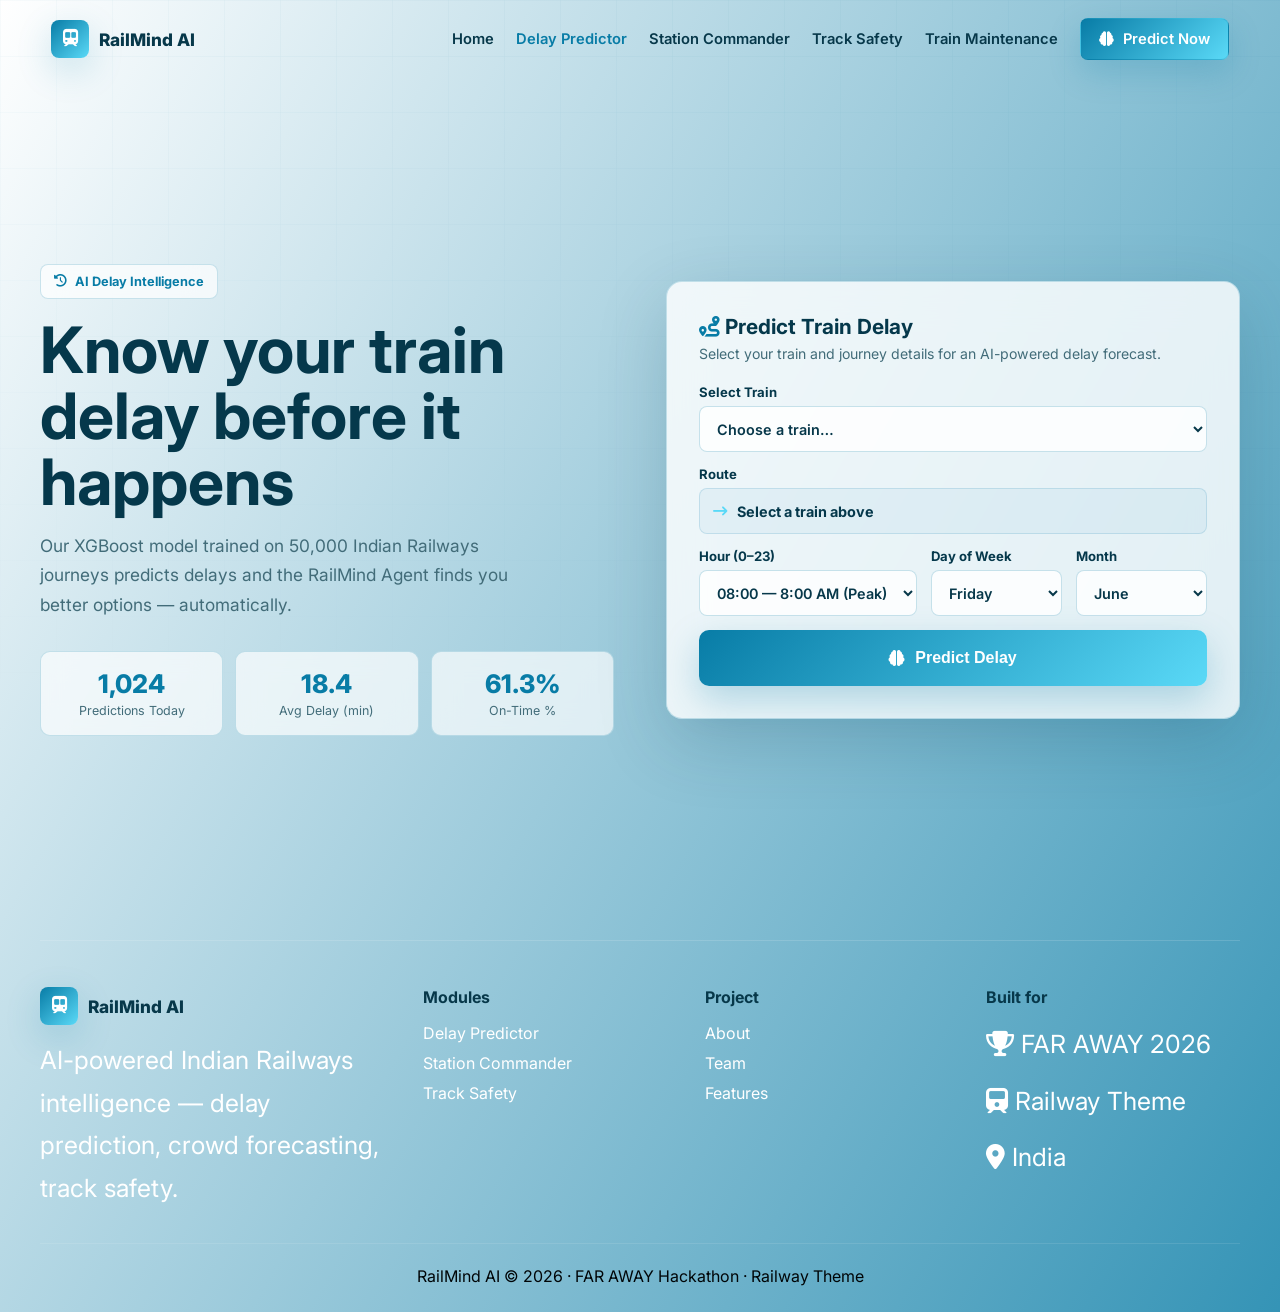
<file: rail.mind.ai/delay.html>
<!doctype html>
<html lang="en">
  <head>
    <meta charset="UTF-8" />
    <meta name="viewport" content="width=device-width, initial-scale=1.0" />
    <title>Delay Predictor | RailMind AI</title>
    <link rel="preconnect" href="https://fonts.googleapis.com" />
    <link rel="preconnect" href="https://fonts.gstatic.com" crossorigin />
    <link
      href="https://fonts.googleapis.com/css2?family=Inter:wght@400;500;600;700;800&display=swap"
      rel="stylesheet"
    />
    <link
      rel="stylesheet"
      href="https://cdnjs.cloudflare.com/ajax/libs/font-awesome/6.5.1/css/all.min.css"
    />
    <link rel="stylesheet" href="train.css" />
    <style>
      /* ── Page-specific design tokens ─────────────────────────── */
      .page-hero {
        display: grid;
        grid-template-columns: 1fr 1fr;
        align-items: center;
        gap: 52px;
        min-height: 100vh;
        padding-top: 100px;
        width: min(1200px, calc(100% - 36px));
        margin: 0 auto;
      }
      .page-hero-content h1 {
        font-size: clamp(2.6rem, 5vw, 4rem);
        line-height: 1.03;
        color: var(--navy);
        margin-bottom: 16px;
      }
      .page-hero-content p {
        font-size: 1.08rem;
        color: var(--muted);
        line-height: 1.7;
        max-width: 480px;
      }
      .mini-stats {
        display: grid;
        grid-template-columns: repeat(3, 1fr);
        gap: 12px;
        margin-top: 32px;
      }
      .mini-stat {
        padding: 16px;
        border: 1px solid var(--border);
        border-radius: 10px;
        background: var(--glass);
        backdrop-filter: blur(14px);
        text-align: center;
      }
      .mini-stat strong {
        display: block;
        font-size: 1.6rem;
        font-weight: 800;
        color: var(--blue);
      }
      .mini-stat span {
        font-size: 0.78rem;
        color: var(--muted);
      }

      /* ── Form panel ──────────────────────────────────────────── */
      .form-panel {
        padding: 32px;
        border: 1px solid var(--border);
        border-radius: 16px;
        background: var(--glass-strong);
        backdrop-filter: blur(22px);
        box-shadow: var(--shadow);
      }
      .form-panel h2 {
        font-size: 1.3rem;
        color: var(--navy);
        margin-bottom: 6px;
      }
      .form-panel > p {
        font-size: 0.88rem;
        color: var(--muted);
        margin-bottom: 22px;
      }
      .field-group {
        display: grid;
        gap: 14px;
        margin-bottom: 14px;
      }
      .field-group.two {
        grid-template-columns: 1fr 1fr;
      }
      .field-group.three {
        grid-template-columns: 1fr 1fr 1fr;
      }
      label.field {
        display: grid;
        gap: 6px;
        font-size: 0.82rem;
        font-weight: 700;
        color: var(--navy);
      }
      label.field select,
      label.field input {
        min-height: 46px;
        padding: 0 13px;
        font-family: inherit;
        font-size: 0.9rem;
        font-weight: 600;
        color: var(--text);
        border: 1px solid rgba(8, 124, 166, 0.22);
        border-radius: 8px;
        background: rgba(255, 255, 255, 0.82);
        outline: none;
        transition:
          border-color 0.2s,
          box-shadow 0.2s;
        cursor: pointer;
      }
      label.field select:focus,
      label.field input:focus {
        border-color: var(--cyan);
        box-shadow: 0 0 0 4px rgba(90, 217, 247, 0.2);
        background: #fff;
      }
      .route-display {
        display: flex;
        align-items: center;
        gap: 10px;
        min-height: 46px;
        padding: 0 13px;
        font-size: 0.9rem;
        font-weight: 700;
        color: var(--navy);
        border: 1px solid rgba(8, 124, 166, 0.15);
        border-radius: 8px;
        background: rgba(8, 124, 166, 0.05);
      }
      .route-display i {
        color: var(--cyan);
      }
      .predict-btn {
        width: 100%;
        min-height: 56px;
        margin-top: 6px;
        font-size: 1rem;
        font-weight: 800;
        color: #fff;
        border: none;
        border-radius: 10px;
        background: linear-gradient(135deg, #087ca6, #5ad9f7);
        box-shadow: 0 14px 36px rgba(8, 124, 166, 0.26);
        cursor: pointer;
        display: flex;
        align-items: center;
        justify-content: center;
        gap: 10px;
        transition:
          transform 0.2s,
          box-shadow 0.2s;
      }
      .predict-btn:hover:not(:disabled) {
        transform: translateY(-3px);
        box-shadow: 0 20px 48px rgba(8, 124, 166, 0.3);
      }
      .predict-btn:disabled {
        opacity: 0.6;
        cursor: not-allowed;
        transform: none;
      }

      /* ── Loading ─────────────────────────────────────────────── */
      .loading-panel {
        display: flex;
        flex-direction: column;
        align-items: center;
        justify-content: center;
        gap: 16px;
        padding: 48px;
        text-align: center;
        color: var(--navy);
      }
      .spinner {
        width: 42px;
        height: 42px;
        border: 4px solid rgba(8, 124, 166, 0.14);
        border-top-color: var(--blue);
        border-radius: 50%;
        animation: spin 0.8s linear infinite;
      }
      @keyframes spin {
        to {
          transform: rotate(360deg);
        }
      }

      /* ── Results ─────────────────────────────────────────────── */
      .results-section {
        width: min(1200px, calc(100% - 36px));
        margin: 0 auto 80px;
      }
      .results-grid {
        display: grid;
        grid-template-columns: 1fr 1.6fr;
        gap: 18px;
        margin-bottom: 18px;
      }
      .result-card {
        padding: 28px;
        border: 1px solid var(--border);
        border-radius: 14px;
        background: var(--glass-strong);
        backdrop-filter: blur(18px);
        box-shadow: var(--shadow);
      }
      .delay-big {
        font-size: 5rem;
        font-weight: 800;
        line-height: 1;
        color: var(--navy);
      }
      .delay-unit {
        font-size: 1.4rem;
        font-weight: 600;
        color: var(--muted);
        margin-left: 4px;
      }
      .result-label {
        font-size: 0.8rem;
        font-weight: 700;
        color: var(--muted);
        text-transform: uppercase;
        letter-spacing: 0.04em;
        margin-bottom: 8px;
      }
      .badge-row {
        display: flex;
        gap: 10px;
        flex-wrap: wrap;
        margin-top: 14px;
      }
      .badge {
        display: inline-flex;
        align-items: center;
        gap: 7px;
        padding: 6px 14px;
        border-radius: 8px;
        font-size: 0.82rem;
        font-weight: 800;
      }
      .badge-on-time {
        background: rgba(14, 191, 122, 0.15);
        color: #0ebf7a;
        border: 1px solid rgba(14, 191, 122, 0.3);
      }
      .badge-slight {
        background: rgba(90, 217, 247, 0.15);
        color: #087ca6;
        border: 1px solid rgba(90, 217, 247, 0.3);
      }
      .badge-moderate {
        background: rgba(224, 160, 0, 0.15);
        color: #b37a00;
        border: 1px solid rgba(224, 160, 0, 0.3);
      }
      .badge-severe {
        background: rgba(217, 52, 69, 0.15);
        color: #d93445;
        border: 1px solid rgba(217, 52, 69, 0.3);
      }
      .badge-confidence-high {
        background: rgba(14, 191, 122, 0.12);
        color: #0a9e66;
        border: 1px solid rgba(14, 191, 122, 0.25);
      }
      .badge-confidence-medium {
        background: rgba(224, 160, 0, 0.12);
        color: #b37a00;
        border: 1px solid rgba(224, 160, 0, 0.25);
      }
      .badge-confidence-low {
        background: rgba(217, 52, 69, 0.12);
        color: #c02030;
        border: 1px solid rgba(217, 52, 69, 0.25);
      }
      .badge-urgency-low {
        background: rgba(14, 191, 122, 0.12);
        color: #0a9e66;
      }
      .badge-urgency-medium {
        background: rgba(224, 160, 0, 0.12);
        color: #b37a00;
      }
      .badge-urgency-high {
        background: rgba(217, 52, 69, 0.12);
        color: #c02030;
      }

      .agent-card {
        grid-column: span 2;
      }
      .agent-header {
        display: flex;
        align-items: center;
        gap: 12px;
        margin-bottom: 14px;
      }
      .agent-icon {
        width: 40px;
        height: 40px;
        border-radius: 10px;
        background: linear-gradient(135deg, #087ca6, #5ad9f7);
        display: flex;
        align-items: center;
        justify-content: center;
        color: #fff;
        font-size: 1.1rem;
      }
      .agent-msg {
        font-size: 1.05rem;
        color: var(--navy);
        font-weight: 500;
        line-height: 1.6;
        margin-bottom: 12px;
      }
      .agent-action {
        display: inline-flex;
        align-items: center;
        gap: 8px;
        padding: 10px 16px;
        border-radius: 8px;
        background: rgba(8, 124, 166, 0.08);
        color: var(--blue);
        font-size: 0.88rem;
        font-weight: 700;
        border: 1px solid var(--border);
        margin-bottom: 18px;
      }
      .alternatives-grid {
        display: grid;
        grid-template-columns: repeat(auto-fill, minmax(220px, 1fr));
        gap: 12px;
        margin-top: 14px;
      }
      .alt-card {
        padding: 14px 16px;
        border: 1px solid var(--border);
        border-radius: 10px;
        background: rgba(255, 255, 255, 0.6);
      }
      .alt-card strong {
        display: block;
        font-size: 0.92rem;
        color: var(--navy);
        margin-bottom: 4px;
      }
      .alt-card small {
        color: var(--muted);
        font-size: 0.8rem;
      }

      /* ── SSE Reasoning Panel ─────────────────────────────────── */
      .reasoning-section {
        width: min(1200px, calc(100% - 36px));
        margin: 0 auto 100px;
      }
      .reasoning-panel {
        padding: 28px 32px;
        border: 1px solid rgba(90, 217, 247, 0.35);
        border-radius: 14px;
        background: rgba(5, 56, 75, 0.88);
        backdrop-filter: blur(22px);
        box-shadow: 0 22px 60px rgba(3, 56, 76, 0.28);
      }
      .reasoning-header {
        display: flex;
        align-items: center;
        gap: 12px;
        margin-bottom: 16px;
      }
      .reasoning-header .pulse {
        width: 10px;
        height: 10px;
        border-radius: 50%;
        background: var(--cyan);
        box-shadow: 0 0 0 0 rgba(90, 217, 247, 0.6);
        animation: pulse 1.8s ease infinite;
      }
      @keyframes pulse {
        0%,
        100% {
          box-shadow: 0 0 0 0 rgba(90, 217, 247, 0.6);
        }
        50% {
          box-shadow: 0 0 0 9px rgba(90, 217, 247, 0);
        }
      }
      .reasoning-header h3 {
        color: #fff;
        font-size: 1rem;
        font-weight: 700;
      }
      .reasoning-header small {
        color: var(--muted);
        font-size: 0.82rem;
      }
      .reasoning-text {
        font-size: 0.96rem;
        line-height: 1.75;
        color: rgba(200, 235, 245, 0.9);
        min-height: 72px;
        font-family: inherit;
        white-space: pre-wrap;
      }
      .cursor {
        display: inline-block;
        width: 2px;
        height: 1em;
        background: var(--cyan);
        animation: blink 1s step-end infinite;
        vertical-align: middle;
      }
      @keyframes blink {
        50% {
          opacity: 0;
        }
      }

      /* ── Responsive ──────────────────────────────────────────── */
      @media (max-width: 900px) {
        .page-hero {
          grid-template-columns: 1fr;
          padding-top: 120px;
        }
        .results-grid {
          grid-template-columns: 1fr;
        }
        .agent-card {
          grid-column: span 1;
        }
        .mini-stats {
          grid-template-columns: 1fr 1fr;
        }
      }
      @media (max-width: 600px) {
        .field-group.two,
        .field-group.three {
          grid-template-columns: 1fr;
        }
        .delay-big {
          font-size: 3.5rem;
        }
      }
    </style>
  </head>
  <body>
    <!-- ── Nav ───────────────────────────────────────────────────── -->
    <header class="site-header">
      <nav class="navbar">
        <a href="index4.html" class="logo" aria-label="RailMind AI home">
          <span class="logo-mark"
            ><i class="fa-solid fa-train-subway"></i
          ></span>
          <span>RailMind AI</span>
        </a>
        <button
          class="nav-toggle"
          type="button"
          aria-label="Toggle navigation"
          aria-expanded="false"
        >
          <i class="fa-solid fa-bars"></i>
        </button>
        <div class="nav-menu">
          <a href="index4.html">Home</a>
          <a href="delay.html" style="color: var(--blue)">Delay Predictor</a>
          <a href="crowd.html">Station Commander</a>
          <a href="safety.html">Track Safety</a>
           <a href="index(maintenance).html">Train Maintenance</a>
          <a href="delay.html" class="nav-cta"
            ><i class="fa-solid fa-brain"></i> Predict Now</a
          >
        </div>
      </nav>
    </header>

    <main>
      <!-- ── Hero + Form ──────────────────────────────────────────── -->
      <div class="page-hero">
        <div class="page-hero-content reveal">
          <div class="eyebrow">
            <i class="fa-solid fa-clock-rotate-left"></i> AI Delay Intelligence
          </div>
          <h1>Know your train delay before it happens</h1>
          <p>
            Our XGBoost model trained on 50,000 Indian Railways journeys
            predicts delays and the RailMind Agent finds you better options —
            automatically.
          </p>
          <div class="mini-stats" id="statsStrip">
            <div class="mini-stat">
              <strong id="statPredictions">—</strong>
              <span>Predictions Today</span>
            </div>
            <div class="mini-stat">
              <strong id="statAvgDelay">—</strong>
              <span>Avg Delay (min)</span>
            </div>
            <div class="mini-stat">
              <strong id="statOnTime">—</strong>
              <span>On-Time %</span>
            </div>
          </div>
        </div>

        <div class="form-panel reveal">
          <h2>
            <i class="fa-solid fa-route" style="color: var(--blue)"></i> Predict
            Train Delay
          </h2>
          <p>
            Select your train and journey details for an AI-powered delay
            forecast.
          </p>

          <form id="delayForm" autocomplete="off">
            <div class="field-group">
              <label class="field">
                Select Train
                <select id="trainSelect" required>
                  <option value="">Loading trains…</option>
                </select>
              </label>
            </div>

            <div class="field-group">
              <label class="field">
                Route
                <div class="route-display" id="routeDisplay">
                  <i class="fa-solid fa-arrow-right-long"></i>
                  <span id="routeText">Select a train above</span>
                </div>
              </label>
            </div>

            <div class="field-group three">
              <label class="field">
                Hour (0–23)
                <select id="hourSelect">
                  <option value="8" selected>08:00 (Peak)</option>
                </select>
              </label>
              <label class="field">
                Day of Week
                <select id="daySelect">
                  <option value="0">Monday</option>
                  <option value="1">Tuesday</option>
                  <option value="2">Wednesday</option>
                  <option value="3">Thursday</option>
                  <option value="4" selected>Friday</option>
                  <option value="5">Saturday</option>
                  <option value="6">Sunday</option>
                </select>
              </label>
              <label class="field">
                Month
                <select id="monthSelect">
                  <option value="1">January</option>
                  <option value="2">February</option>
                  <option value="3">March</option>
                  <option value="4">April</option>
                  <option value="5">May</option>
                  <option value="6" selected>June</option>
                  <option value="7">July</option>
                  <option value="8">August</option>
                  <option value="9">September</option>
                  <option value="10">October</option>
                  <option value="11">November</option>
                  <option value="12">December</option>
                </select>
              </label>
            </div>

            <button type="submit" class="predict-btn" id="predictBtn">
              <i class="fa-solid fa-brain"></i> Predict Delay
            </button>
          </form>
        </div>
      </div>

      <!-- ── Loading ──────────────────────────────────────────────── -->
      <div id="loadingPanel" class="loading-panel" style="display: none">
        <div class="spinner"></div>
        <p style="color: var(--navy); font-weight: 700">
          Analyzing 50,000 journey patterns…
        </p>
        <small style="color: var(--muted)"
          >RailMind Agent is calculating your route risk</small
        >
      </div>

      <!-- ── Results ──────────────────────────────────────────────── -->
      <div id="resultsSection" class="results-section" style="display: none">
        <div class="section-heading" style="margin-bottom: 28px">
          <span>Prediction Result</span>
          <h2>Your journey analysis is ready</h2>
        </div>
        <div class="results-grid">
          <!-- Delay number card -->
          <div class="result-card">
            <p class="result-label">Predicted Delay</p>
            <div>
              <span class="delay-big" id="delayNumber">0</span>
              <span class="delay-unit">min</span>
            </div>
            <div class="badge-row">
              <span class="badge" id="categoryBadge">—</span>
              <span class="badge" id="confidenceBadge">—</span>
            </div>
            <p
              style="margin-top: 16px; font-size: 0.82rem; color: var(--muted)"
              id="mockNote"
            ></p>
          </div>

          <!-- Train + urgency card -->
          <div class="result-card">
            <p class="result-label">Journey Details</p>
            <p
              style="
                font-size: 1.5rem;
                font-weight: 800;
                color: var(--navy);
                margin-bottom: 4px;
              "
              id="resTrainName"
            >
              —
            </p>
            <p
              style="
                font-size: 1rem;
                color: var(--blue);
                font-weight: 600;
                margin-bottom: 14px;
              "
              id="resRoute"
            >
              —
            </p>
            <div class="badge-row">
              <span
                style="
                  font-size: 0.82rem;
                  font-weight: 700;
                  color: var(--muted);
                "
                >Urgency:</span
              >
              <span class="badge" id="urgencyBadge">—</span>
            </div>
            <div
              id="actionNeeded"
              style="
                margin-top: 16px;
                padding: 12px;
                border-radius: 8px;
                background: rgba(8, 124, 166, 0.07);
                border: 1px solid var(--border);
                font-size: 0.88rem;
                color: var(--navy);
                font-weight: 600;
                display: none;
              "
            >
              <i
                class="fa-solid fa-bolt"
                style="color: var(--cyan); margin-right: 6px"
              ></i>
              <span id="actionText"></span>
            </div>
          </div>

          <!-- Agent card -->
          <div class="result-card agent-card">
            <div class="agent-header">
              <div class="agent-icon"><i class="fa-solid fa-robot"></i></div>
              <div>
                <strong style="color: var(--navy); font-size: 1rem"
                  >RailMind Agent</strong
                >
                <small
                  style="display: block; color: var(--muted); font-size: 0.8rem"
                  >AI-powered passenger advisory</small
                >
              </div>
            </div>
            <p class="agent-msg" id="agentMsg">—</p>
            <p
              id="agentReasoning"
              style="
                font-size: 0.86rem;
                color: var(--muted);
                line-height: 1.6;
                padding: 12px;
                border-radius: 8px;
                background: rgba(8, 124, 166, 0.04);
                border: 1px solid var(--border);
                display: none;
              "
            ></p>
            <div id="alternativesSection" style="display: none">
              <p
                style="
                  font-size: 0.84rem;
                  font-weight: 700;
                  color: var(--navy);
                  margin-top: 18px;
                  margin-bottom: 10px;
                "
              >
                <i class="fa-solid fa-shuffle" style="color: var(--cyan)"></i>
                Suggested Alternatives
              </p>
              <div class="alternatives-grid" id="alternativesGrid"></div>
            </div>
          </div>
        </div>
      </div>

      <!-- ── Agent Reasoning Stream ────────────────────────────────── -->
      <div
        id="reasoningSection"
        class="reasoning-section"
        style="display: none"
      >
        <div class="reasoning-panel">
          <div class="reasoning-header">
            <div class="pulse" id="streamPulse" style="display: none"></div>
            <h3>Live Agent Reasoning</h3>
            <small id="streamStatus" style="margin-left: auto">Waiting…</small>
          </div>
          <div class="reasoning-text" id="reasoningText">
            <span class="cursor"></span>
          </div>
        </div>
      </div>
    </main>

    <!-- ── Footer ───────────────────────────────────────────────── -->
    <footer id="contact" class="footer">
      <div class="footer-grid">
        <div>
          <a href="index4.html" class="logo">
            <span class="logo-mark"
              ><i class="fa-solid fa-train-subway"></i
            ></span>
            <span>RailMind AI</span>
          </a>
          <p>
            AI-powered Indian Railways intelligence — delay prediction, crowd
            forecasting, track safety.
          </p>
        </div>
        <div>
          <h3>Modules</h3>
          <a href="delay.html">Delay Predictor</a>
          <a href="crowd.html">Station Commander</a>
          <a href="safety.html">Track Safety</a>
        </div>
        <div>
          <h3>Project</h3>
          <a href="index4.html#about">About</a>
          <a href="index4.html#team">Team</a>
          <a href="index4.html#features">Features</a>
        </div>
        <div>
          <h3>Built for</h3>
          <p><i class="fa-solid fa-trophy"></i> FAR AWAY 2026</p>
          <p><i class="fa-solid fa-train"></i> Railway Theme</p>
          <p><i class="fa-solid fa-location-dot"></i> India</p>
        </div>
      </div>
      <div class="footer-bottom">
        RailMind AI © 2026 · FAR AWAY Hackathon · Railway Theme
      </div>
    </footer>

    <script src="train.js"></script>
    <script>
      const API = "https://railmindbackend-production.up.railway.app";
      let trains = [];
      let currentEventSource = null;

      // ── Populate hour select ─────────────────────────────────────
      const hourSel = document.getElementById("hourSelect");
      hourSel.innerHTML = Array.from({ length: 24 }, (_, i) => {
        const label =
          i === 0
            ? "12:00 AM"
            : i < 12
              ? `${i}:00 AM`
              : i === 12
                ? "12:00 PM"
                : `${i - 12}:00 PM`;
        const peak = [7, 8, 9, 17, 18, 19, 20].includes(i) ? " (Peak)" : "";
        return `<option value="${i}"${i === 8 ? " selected" : ""}>${String(i).padStart(2, "0")}:00 — ${label}${peak}</option>`;
      }).join("");

      // ── Load trains from API ─────────────────────────────────────
      async function loadTrains() {
        try {
          const res = await fetch(`${API}/delay/trains`);
          const data = await res.json();
          trains = data.trains || [];
          const sel = document.getElementById("trainSelect");
          sel.innerHTML = '<option value="">Choose a train…</option>';
          trains.forEach((t) => {
            const opt = document.createElement("option");
            opt.value = t.train_number;
            opt.textContent = `${t.train_number} — ${t.train_name}`;
            opt.dataset.source = t.source_code;
            opt.dataset.dest = t.destination_code;
            opt.dataset.name = t.train_name;
            sel.appendChild(opt);
          });
        } catch (e) {
          console.warn("Could not load trains:", e);
          // Fallback trains
          const sel = document.getElementById("trainSelect");
          sel.innerHTML = `
          <option value="">Choose a train…</option>
          <option value="12301" data-source="HWH" data-dest="NDLS" data-name="Howrah Rajdhani Express">12301 — Howrah Rajdhani Express</option>
          <option value="22439" data-source="NDLS" data-dest="VBS" data-name="Vande Bharat Express">22439 — New Delhi Vande Bharat Express</option>
          <option value="12002" data-source="NDLS" data-dest="BPL" data-name="Bhopal Shatabdi Express">12002 — Bhopal Shatabdi Express</option>
        `;
        }
      }

      // ── Load stats ───────────────────────────────────────────────
      async function loadStats() {
        try {
          const res = await fetch(`${API}/delay/stats`);
          const d = await res.json();
          document.getElementById("statPredictions").textContent =
            d.predictions_today?.toLocaleString() || "—";
          document.getElementById("statAvgDelay").textContent =
            d.avg_delay_minutes || "—";
          document.getElementById("statOnTime").textContent =
            d.on_time_percentage + "%";
        } catch (e) {
          document.getElementById("statPredictions").textContent = "1,024";
          document.getElementById("statAvgDelay").textContent = "18.4";
          document.getElementById("statOnTime").textContent = "61.3%";
        }
      }

      // ── Train select change ──────────────────────────────────────
      document
        .getElementById("trainSelect")
        .addEventListener("change", function () {
          const opt = this.options[this.selectedIndex];
          const src = opt.dataset.source || "";
          const dest = opt.dataset.dest || "";
          const txt = document.getElementById("routeText");
          if (src && dest) {
            txt.textContent = `${src}  →  ${dest}`;
          } else {
            txt.textContent = "Select a train above";
          }
        });

      // ── Badge helpers ─────────────────────────────────────────────
      function categoryClass(c) {
        return (
          {
            on_time: "badge-on-time",
            slight: "badge-slight",
            moderate: "badge-moderate",
            severe: "badge-severe",
          }[c] || "badge-slight"
        );
      }
      function categoryLabel(c) {
        return (
          {
            on_time: "✓ On Time",
            slight: "Slight Delay",
            moderate: "Moderate Delay",
            severe: "Severe Delay",
          }[c] || c
        );
      }
      function confidenceClass(c) {
        return (
          {
            high: "badge-confidence-high",
            medium: "badge-confidence-medium",
            low: "badge-confidence-low",
          }[c] || "badge-confidence-medium"
        );
      }
      function urgencyClass(u) {
        return (
          {
            low: "badge-urgency-low",
            medium: "badge-urgency-medium",
            high: "badge-urgency-high",
          }[u] || "badge-urgency-low"
        );
      }
      function urgencyIcon(u) {
        return (
          {
            low: "fa-leaf",
            medium: "fa-triangle-exclamation",
            high: "fa-circle-exclamation",
          }[u] || "fa-leaf"
        );
      }

      // ── Form submit ──────────────────────────────────────────────
      document
        .getElementById("delayForm")
        .addEventListener("submit", async function (e) {
          e.preventDefault();
          const trainSel = document.getElementById("trainSelect");
          const trainOpt = trainSel.options[trainSel.selectedIndex];
          const trainNum = trainSel.value;
          if (!trainNum) {
            alert("Please select a train first.");
            return;
          }

          const source = trainOpt.dataset.source || "";
          const dest = trainOpt.dataset.dest || "";
          const route = `${source} → ${dest}`;
          const hour = parseInt(document.getElementById("hourSelect").value);
          const dow = parseInt(document.getElementById("daySelect").value);
          const month = parseInt(document.getElementById("monthSelect").value);

          // Close any existing SSE stream
          if (currentEventSource) {
            currentEventSource.close();
            currentEventSource = null;
          }

          document.getElementById("resultsSection").style.display = "none";
          document.getElementById("reasoningSection").style.display = "none";
          document.getElementById("loadingPanel").style.display = "flex";
          document.getElementById("predictBtn").disabled = true;
          document.getElementById("predictBtn").innerHTML =
            '<i class="fa-solid fa-spinner fa-spin"></i> Predicting…';

          try {
            const res = await fetch(`${API}/delay/predict`, {
              method: "POST",
              headers: { "Content-Type": "application/json" },
              body: JSON.stringify({
                train_number: trainNum,
                source: source,
                destination: dest,
                hour: hour,
                day_of_week: dow,
                month: month,
              }),
            });
            if (!res.ok) throw new Error(`API error ${res.status}`);
            const d = await res.json();

            document.getElementById("loadingPanel").style.display = "none";
            renderResults(d, trainOpt.dataset.name || trainNum, route);
            startReasoningStream(trainNum, d.predicted_delay_minutes, route);
          } catch (err) {
            document.getElementById("loadingPanel").style.display = "none";
            alert(
              `Prediction failed: ${err.message}\n\nMake sure the backend is running at ${API}`,
            );
          } finally {
            document.getElementById("predictBtn").disabled = false;
            document.getElementById("predictBtn").innerHTML =
              '<i class="fa-solid fa-brain"></i> Predict Delay';
          }
        });

      // ── Render results ───────────────────────────────────────────
      function renderResults(d, trainName, route) {
        document.getElementById("delayNumber").textContent = Math.round(
          d.predicted_delay_minutes,
        );
        document.getElementById("resTrainName").textContent = trainName;
        document.getElementById("resRoute").textContent = d.route || route;

        const catBadge = document.getElementById("categoryBadge");
        catBadge.className = "badge " + categoryClass(d.delay_category);
        catBadge.textContent = categoryLabel(d.delay_category);

        const confBadge = document.getElementById("confidenceBadge");
        confBadge.className = "badge " + confidenceClass(d.confidence);
        confBadge.innerHTML = `<i class="fa-solid fa-gauge-high"></i> ${d.confidence?.charAt(0).toUpperCase() + d.confidence?.slice(1)} Confidence`;

        const urgBadge = document.getElementById("urgencyBadge");
        urgBadge.className = "badge " + urgencyClass(d.urgency);
        urgBadge.innerHTML = `<i class="fa-solid ${urgencyIcon(d.urgency)}"></i> ${d.urgency?.charAt(0).toUpperCase() + d.urgency?.slice(1)} Urgency`;

        const mockNote = document.getElementById("mockNote");
        mockNote.textContent = d.is_mock
          ? "⚠ Running in mock mode — train the model for real predictions."
          : "";

        if (d.action_needed) {
          document.getElementById("actionText").textContent = d.action_needed;
          document.getElementById("actionNeeded").style.display = "block";
        }

        document.getElementById("agentMsg").textContent =
          d.agent_suggestion || "Agent advisory not available.";

        if (d.agent_reasoning) {
          const r = document.getElementById("agentReasoning");
          r.textContent = d.agent_reasoning;
          r.style.display = "block";
        }

        if (d.suggested_alternatives?.length > 0) {
          const grid = document.getElementById("alternativesGrid");
          grid.innerHTML = d.suggested_alternatives
            .map(
              (a) => `
          <div class="alt-card">
            <strong><i class="fa-solid fa-train" style="color:var(--cyan);margin-right:6px"></i>${a.train_name || a.train_number}</strong>
            <small>${a.note || "Alternative route available"}</small>
          </div>
        `,
            )
            .join("");
          document.getElementById("alternativesSection").style.display =
            "block";
        }

        document.getElementById("resultsSection").style.display = "block";
        document
          .getElementById("resultsSection")
          .scrollIntoView({ behavior: "smooth", block: "start" });
      }

      // ── SSE Reasoning Stream ─────────────────────────────────────
      function startReasoningStream(trainNum, delayMin, route) {
        const section = document.getElementById("reasoningSection");
        const textEl = document.getElementById("reasoningText");
        const pulse = document.getElementById("streamPulse");
        const status = document.getElementById("streamStatus");

        section.style.display = "block";
        textEl.innerHTML = '<span class="cursor"></span>';
        pulse.style.display = "block";
        status.textContent = "Streaming…";
        let text = "";

        const url = `${API}/delay/agent-stream?train_number=${encodeURIComponent(trainNum)}&delay_minutes=${delayMin}&route=${encodeURIComponent(route)}`;
        currentEventSource = new EventSource(url);

        currentEventSource.onmessage = (e) => {
          if (e.data === "[DONE]") {
            currentEventSource.close();
            textEl.innerHTML = text;
            pulse.style.display = "none";
            status.textContent = "Analysis complete";
            return;
          }
          text += e.data;
          textEl.innerHTML = text + '<span class="cursor"></span>';
        };

        currentEventSource.onerror = () => {
          currentEventSource.close();
          pulse.style.display = "none";
          status.textContent = "Stream ended";
          if (!text) {
            textEl.innerHTML = `Analyzing train ${trainNum} with a predicted delay of ${Math.round(delayMin)} minutes. The RailMind Agent has assessed your journey and provided recommendations above.`;
          }
        };

        section.scrollIntoView({ behavior: "smooth", block: "nearest" });
      }

      // ── Init ─────────────────────────────────────────────────────
      loadTrains();
      loadStats();
    </script>
  </body>
</html>
</file>
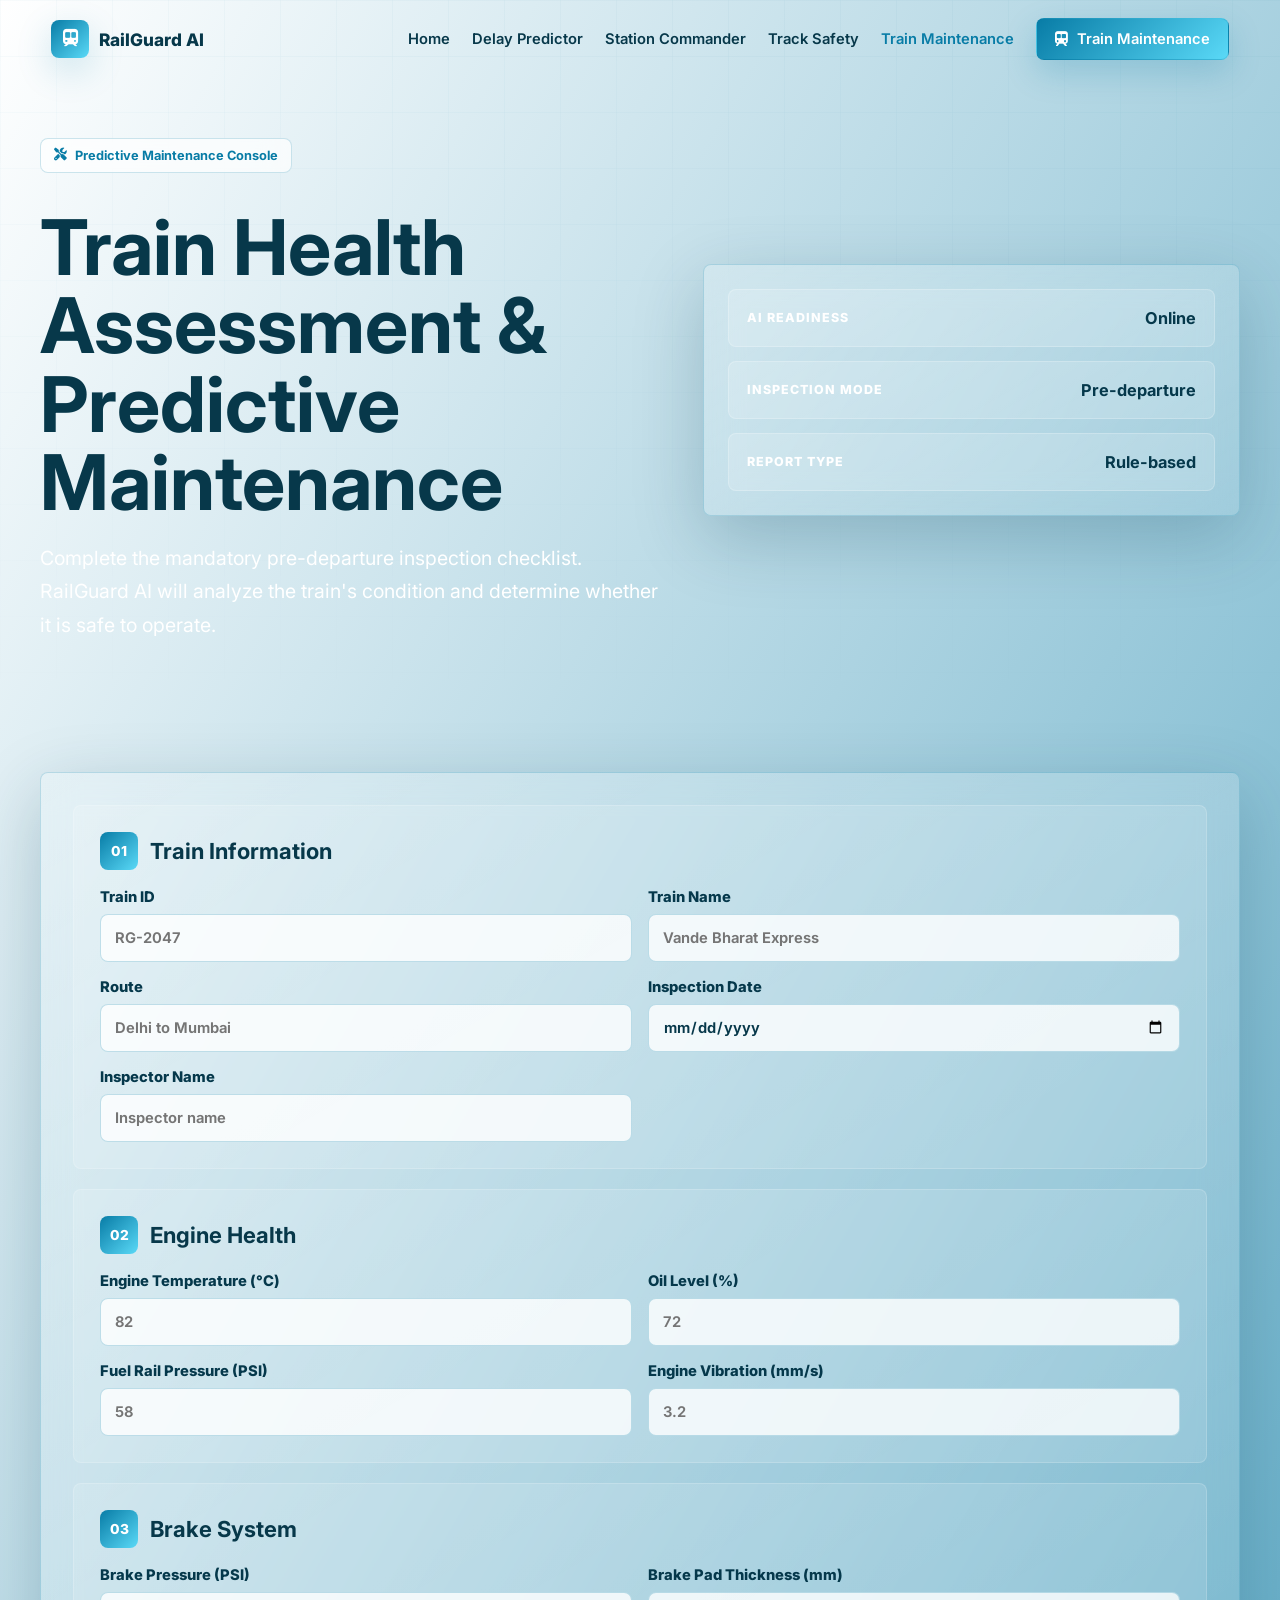
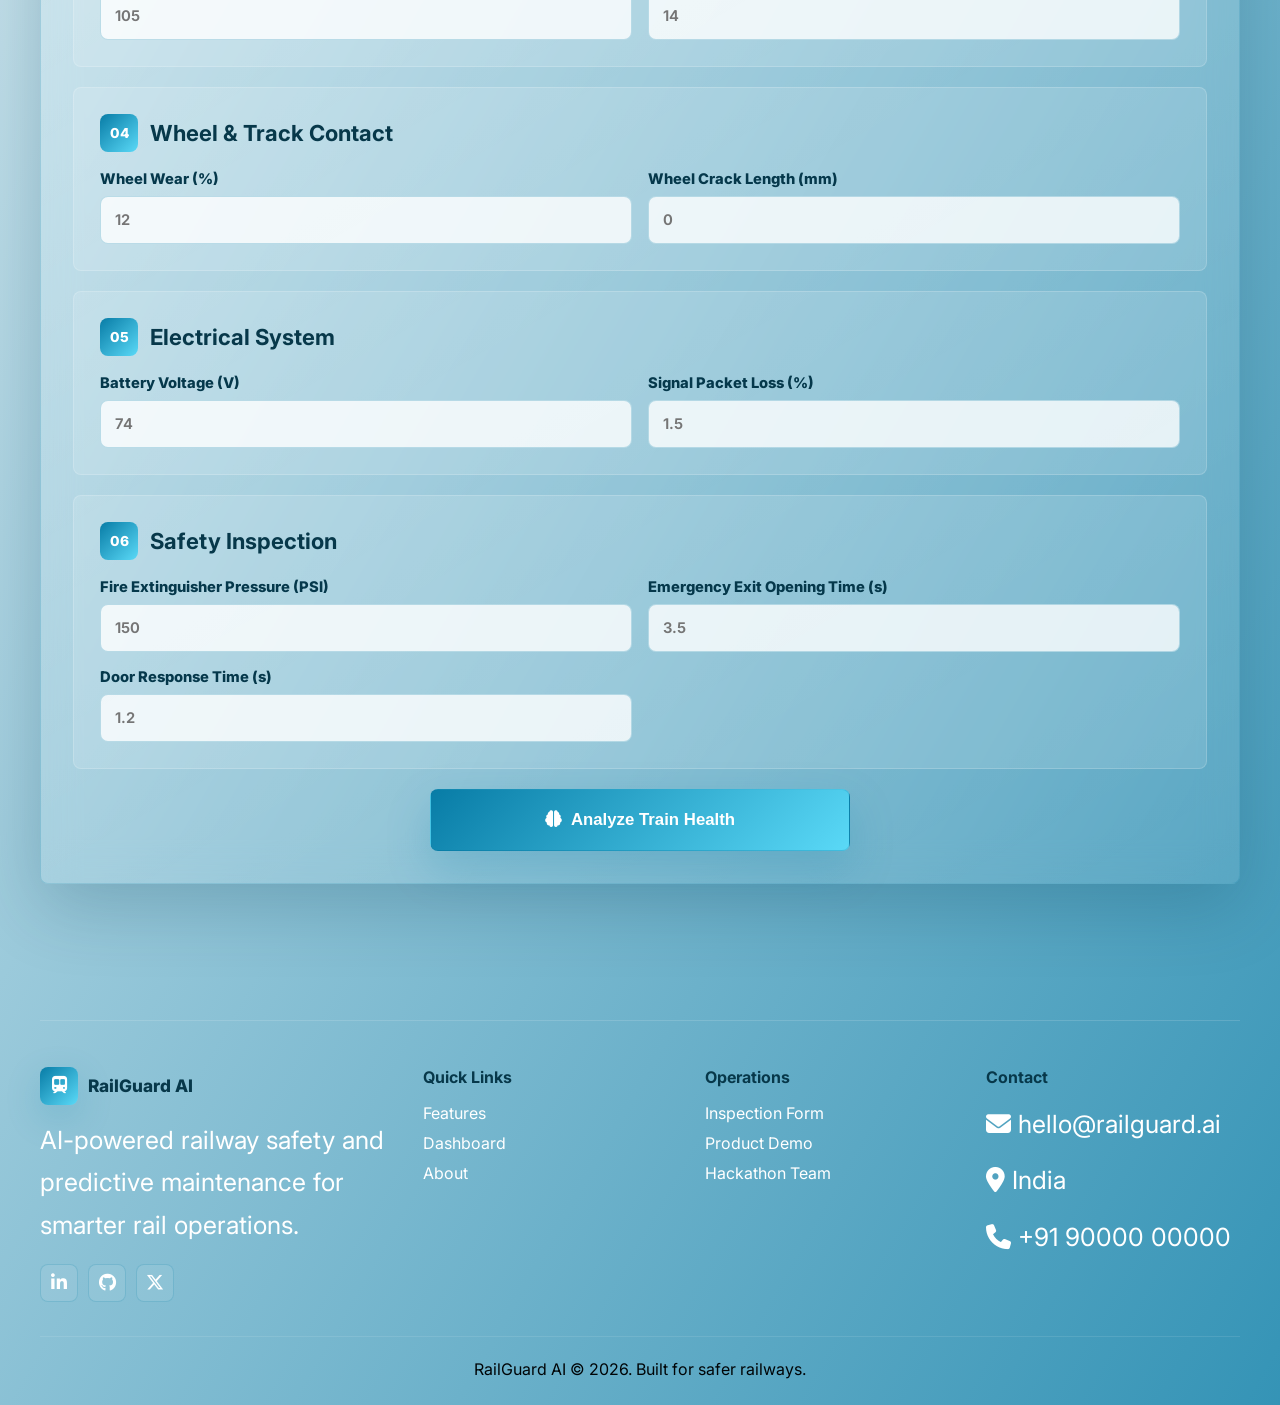
<file: rail.mind.ai/index(maintenance).html>
<!DOCTYPE html>
<html lang="en">

<head>
  <meta charset="UTF-8">
  <meta name="viewport" content="width=device-width, initial-scale=1.0">
  <title>Train Health Assessment &amp; Predictive Maintenance | RailGuard AI</title>
  <link rel="preconnect" href="https://fonts.googleapis.com">
  <link rel="preconnect" href="https://fonts.gstatic.com" crossorigin>
  <link href="https://fonts.googleapis.com/css2?family=Inter:wght@400;500;600;700;800&display=swap" rel="stylesheet">
  <link rel="stylesheet" href="https://cdnjs.cloudflare.com/ajax/libs/font-awesome/6.5.1/css/all.min.css">
  <link rel="stylesheet" href="train.css">
</head>

<body class="maintenance-page">
  <header class="site-header">
    <nav class="navbar">
      <a href="train.html#home" class="logo" aria-label="RailGuard AI home">
        <span class="logo-mark"><i class="fa-solid fa-train-subway"></i></span>
        <span>RailGuard AI</span>
      </a>

      <button class="nav-toggle" type="button" aria-label="Toggle navigation" aria-expanded="false">
        <i class="fa-solid fa-bars"></i>
      </button>

      <div class="nav-menu">
        <a href="index4.html">Home</a>
        <a href="delay.html">Delay Predictor</a>
        <a href="crowd.html">Station Commander</a>
        <a href="safety.html">Track Safety</a>
        <a href="index(maintenance).html" style="color: var(--blue)"> Train Maintenance</a>
        <a href="index(maintenance).html" class="nav-cta"><i class="fa-solid fa-train-subway"></i> Train Maintenance</a>




      </div>
    </nav>
  </header>

  <main>
    <section class="maintenance-hero section-shell">
      <div class="maintenance-hero-content reveal">
        <div class="eyebrow"><i class="fa-solid fa-screwdriver-wrench"></i> Predictive Maintenance Console</div>
        <h1>Train Health Assessment &amp; Predictive Maintenance</h1>
        <p>Complete the mandatory pre-departure inspection checklist. RailGuard AI will analyze the train's condition
          and determine whether it is safe to operate.</p>
      </div>

      <div class="maintenance-status-panel reveal" aria-label="Inspection readiness summary">
        <div>
          <span>AI readiness</span>
          <strong>Online</strong>
        </div>
        <div>
          <span>Inspection mode</span>
          <strong>Pre-departure</strong>
        </div>
        <div>
          <span>Report type</span>
          <strong>Rule-based</strong>
        </div>
      </div>
    </section>

    <section id="inspection" class="maintenance-workspace section-shell">
      <form class="inspection-form reveal" id="maintenanceForm">
        <div class="form-section">
          <div class="form-section-heading">
            <span>01</span>
            <h2>Train Information</h2>
          </div>
          <div class="form-grid">
            <label>
              Train ID
              <input type="text" name="trainId" placeholder="RG-2047" required>
            </label>
            <label>
              Train Name
              <input type="text" name="trainName" placeholder="Vande Bharat Express" required>
            </label>
            <label>
              Route
              <input type="text" name="route" placeholder="Delhi to Mumbai" required>
            </label>
            <label>
              Inspection Date
              <input type="date" name="inspectionDate" required>
            </label>
            <label>
              Inspector Name
              <input type="text" name="inspectorName" placeholder="Inspector name" required>
            </label>
          </div>
        </div>

        <div class="form-section">
          <div class="form-section-heading">
            <span>02</span>
            <h2>Engine Health</h2>
          </div>
          <div class="form-grid">
            <label>
              Engine Temperature (&deg;C)
              <input type="number" name="engineTemperature" min="0" max="160" step="0.1" placeholder="82" required>
            </label>
            <label>
              Oil Level (%)
              <input type="number" name="oilLevelPercent" min="0" max="100" step="0.1" placeholder="72" required>
            </label>
            <label>
              Fuel Rail Pressure (PSI)
              <input type="number" name="fuelPressure" min="0" max="180" step="0.1" placeholder="58" required>
            </label>
            <label>
              Engine Vibration (mm/s)
              <input type="number" name="engineVibration" min="0" max="40" step="0.1" placeholder="3.2" required>
            </label>
          </div>
        </div>

        <div class="form-section">
          <div class="form-section-heading">
            <span>03</span>
            <h2>Brake System</h2>
          </div>
          <div class="form-grid">
            <label>
              Brake Pressure (PSI)
              <input type="number" name="brakePressure" min="0" max="220" step="0.1" placeholder="105" required>
            </label>
            <label>
              Brake Pad Thickness (mm)
              <input type="number" name="brakePadThickness" min="0" max="40" step="0.1" placeholder="14" required>
            </label>
          </div>
        </div>

        <div class="form-section">
          <div class="form-section-heading">
            <span>04</span>
            <h2>Wheel &amp; Track Contact</h2>
          </div>
          <div class="form-grid">
            <label>
              Wheel Wear (%)
              <input type="number" name="wheelWear" min="0" max="100" step="0.1" placeholder="12" required>
            </label>
            <label>
              Wheel Crack Length (mm)
              <input type="number" name="wheelCrackLength" min="0" max="120" step="0.1" placeholder="0" required>
            </label>
          </div>
        </div>

        <div class="form-section">
          <div class="form-section-heading">
            <span>05</span>
            <h2>Electrical System</h2>
          </div>
          <div class="form-grid">
            <label>
              Battery Voltage (V)
              <input type="number" name="batteryVoltage" min="0" max="140" step="0.1" placeholder="74" required>
            </label>
            <label>
              Signal Packet Loss (%)
              <input type="number" name="signalPacketLoss" min="0" max="100" step="0.1" placeholder="1.5" required>
            </label>
          </div>
        </div>

        <div class="form-section">
          <div class="form-section-heading">
            <span>06</span>
            <h2>Safety Inspection</h2>
          </div>
          <div class="form-grid">
            <label>
              Fire Extinguisher Pressure (PSI)
              <input type="number" name="fireExtinguisherPressure" min="0" max="300" step="0.1" placeholder="150"
                required>
            </label>
            <label>
              Emergency Exit Opening Time (s)
              <input type="number" name="emergencyExitOpenTime" min="0" max="60" step="0.1" placeholder="3.5" required>
            </label>
            <label>
              Door Response Time (s)
              <input type="number" name="doorResponseTime" min="0" max="30" step="0.1" placeholder="1.2" required>
            </label>
          </div>
        </div>

        <button class="btn btn-primary analyze-btn" type="submit">
          <i class="fa-solid fa-brain"></i>
          Analyze Train Health
        </button>
      </form>

      <div class="analysis-loading" id="analysisLoading" hidden>
        <span></span>
        <strong>RailGuard AI is analyzing inspection signals...</strong>
      </div>

      <article class="ai-report reveal" id="aiReport" aria-live="polite" hidden>
        <div class="report-header">
          <div>
            <span>AI-generated inspection report</span>
            <h2 id="reportTrainId">Train ID</h2>
          </div>
          <div class="status-badge" id="statusBadge">SAFE TO RUN</div>
        </div>

        <div class="report-grid">
          <div class="score-card">
            <span>Overall Risk Score</span>
            <strong id="healthScore">0%</strong>
            <div class="score-track">
              <span id="scoreBar"></span>
            </div>
          </div>
          <div class="risk-card">
            <span>Risk Level</span>
            <strong id="riskLevel">LOW RISK</strong>
            <p id="operationStatus">Safe to operate on the assigned route.</p>
          </div>
        </div>

        <div class="report-details">
          <div class="safety-violations">
            <h3>Safety Rule Violations</h3>
            <ul id="safetyRuleViolations"></ul>
          </div>
          <div>
            <h3>Measurement Classifications</h3>
            <ul id="measurementClassifications"></ul>
          </div>
          <div>
            <h3>Detected Issues</h3>
            <ul id="detectedIssues"></ul>
          </div>
          <div>
            <h3>Maintenance Recommendations</h3>
            <ul id="maintenanceRecommendations"></ul>
          </div>
        </div>
      </article>
    </section>
  </main>

  <footer id="contact" class="footer">
    <div class="footer-grid">
      <div>
        <a href="train.html#home" class="logo">
          <span class="logo-mark"><i class="fa-solid fa-train-subway"></i></span>
          <span>RailGuard AI</span>
        </a>
        <p>AI-powered railway safety and predictive maintenance for smarter rail operations.</p>
        <div class="socials">
          <a href="#" aria-label="LinkedIn"><i class="fa-brands fa-linkedin-in"></i></a>
          <a href="#" aria-label="GitHub"><i class="fa-brands fa-github"></i></a>
          <a href="#" aria-label="X"><i class="fa-brands fa-x-twitter"></i></a>
        </div>
      </div>
      <div>
        <h3>Quick Links</h3>
        <a href="train.html#features">Features</a>
        <a href="train.html#dashboard">Dashboard</a>
        <a href="train.html#about">About</a>
      </div>
      <div>
        <h3>Operations</h3>
        <a href="#inspection">Inspection Form</a>
        <a href="train.html#dashboard">Product Demo</a>
        <a href="train.html#team">Hackathon Team</a>
      </div>
      <div>
        <h3>Contact</h3>
        <p><i class="fa-solid fa-envelope"></i> hello@railguard.ai</p>
        <p><i class="fa-solid fa-location-dot"></i> India</p>
        <p><i class="fa-solid fa-phone"></i> +91 90000 00000</p>
      </div>
    </div>
    <div class="footer-bottom">RailGuard AI &copy; 2026. Built for safer railways.</div>
  </footer>

  <script src="train.js"></script>
</body>

</html>
</file>
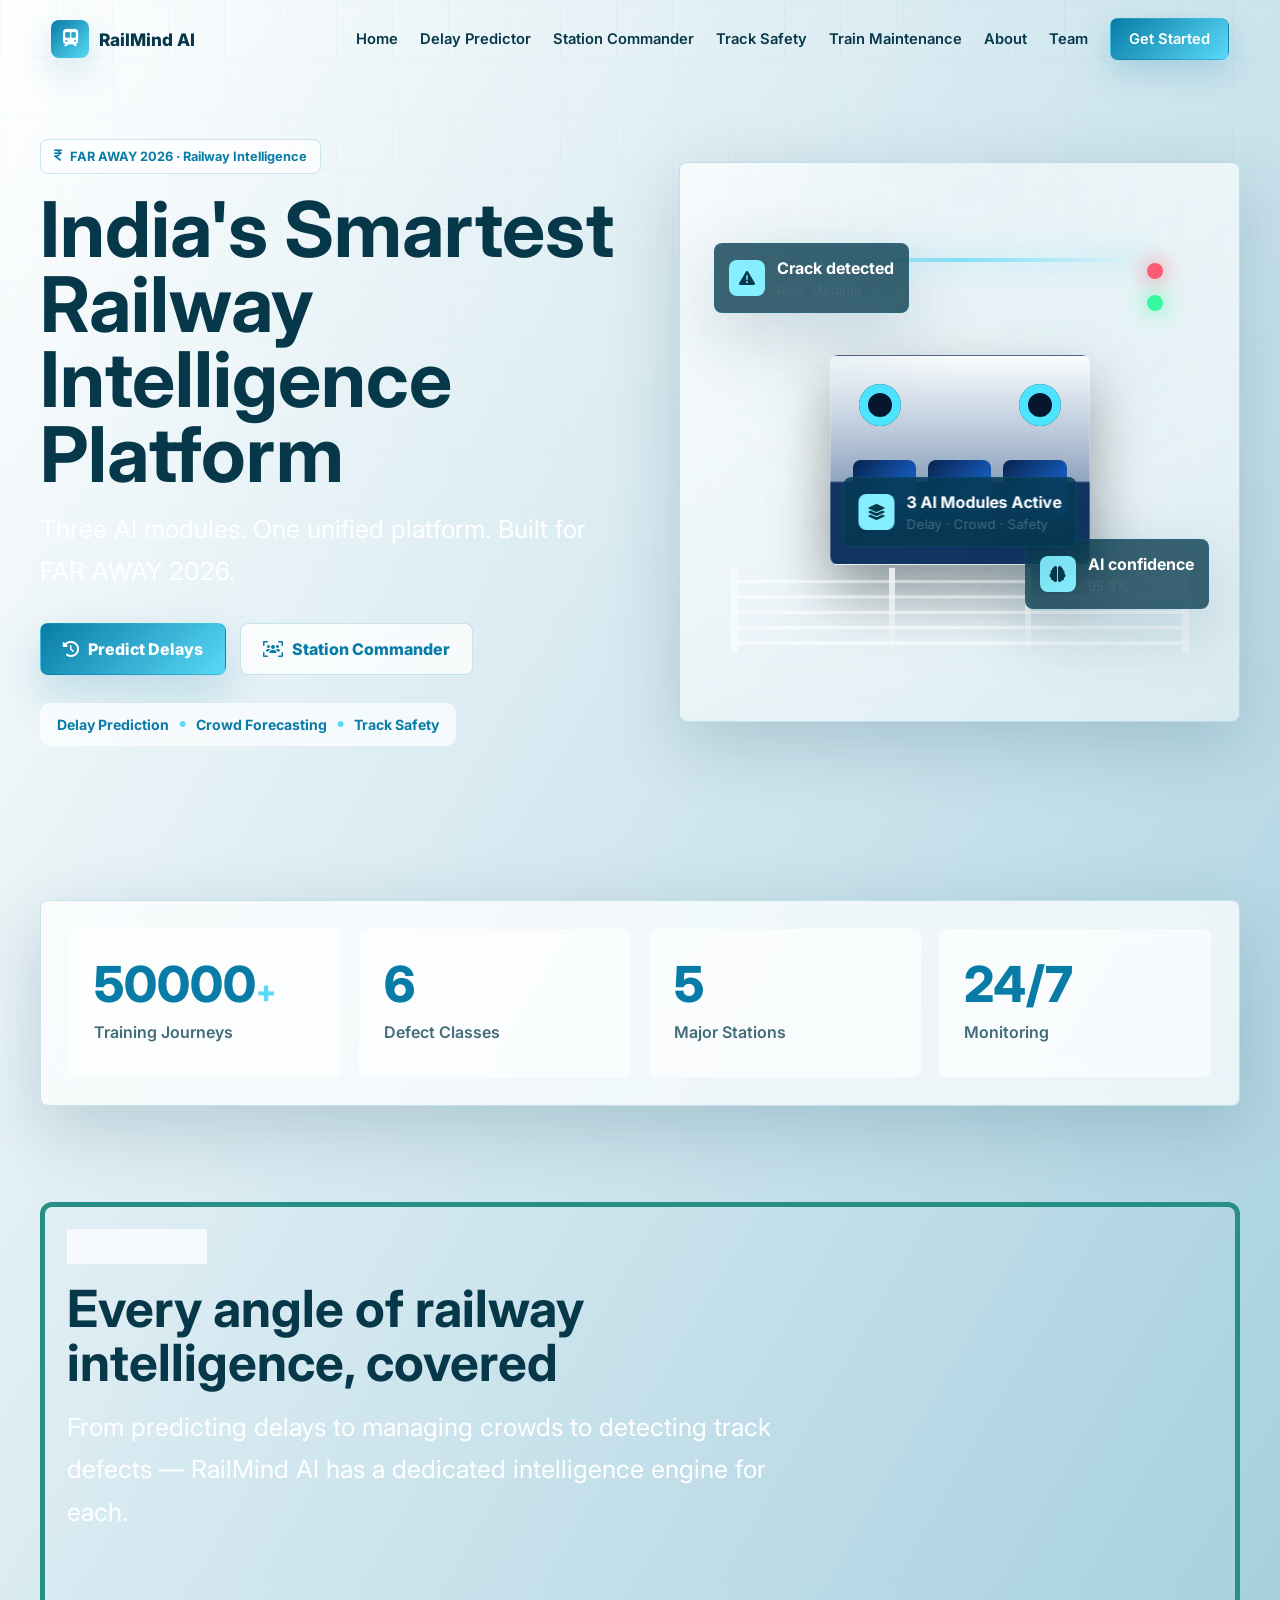
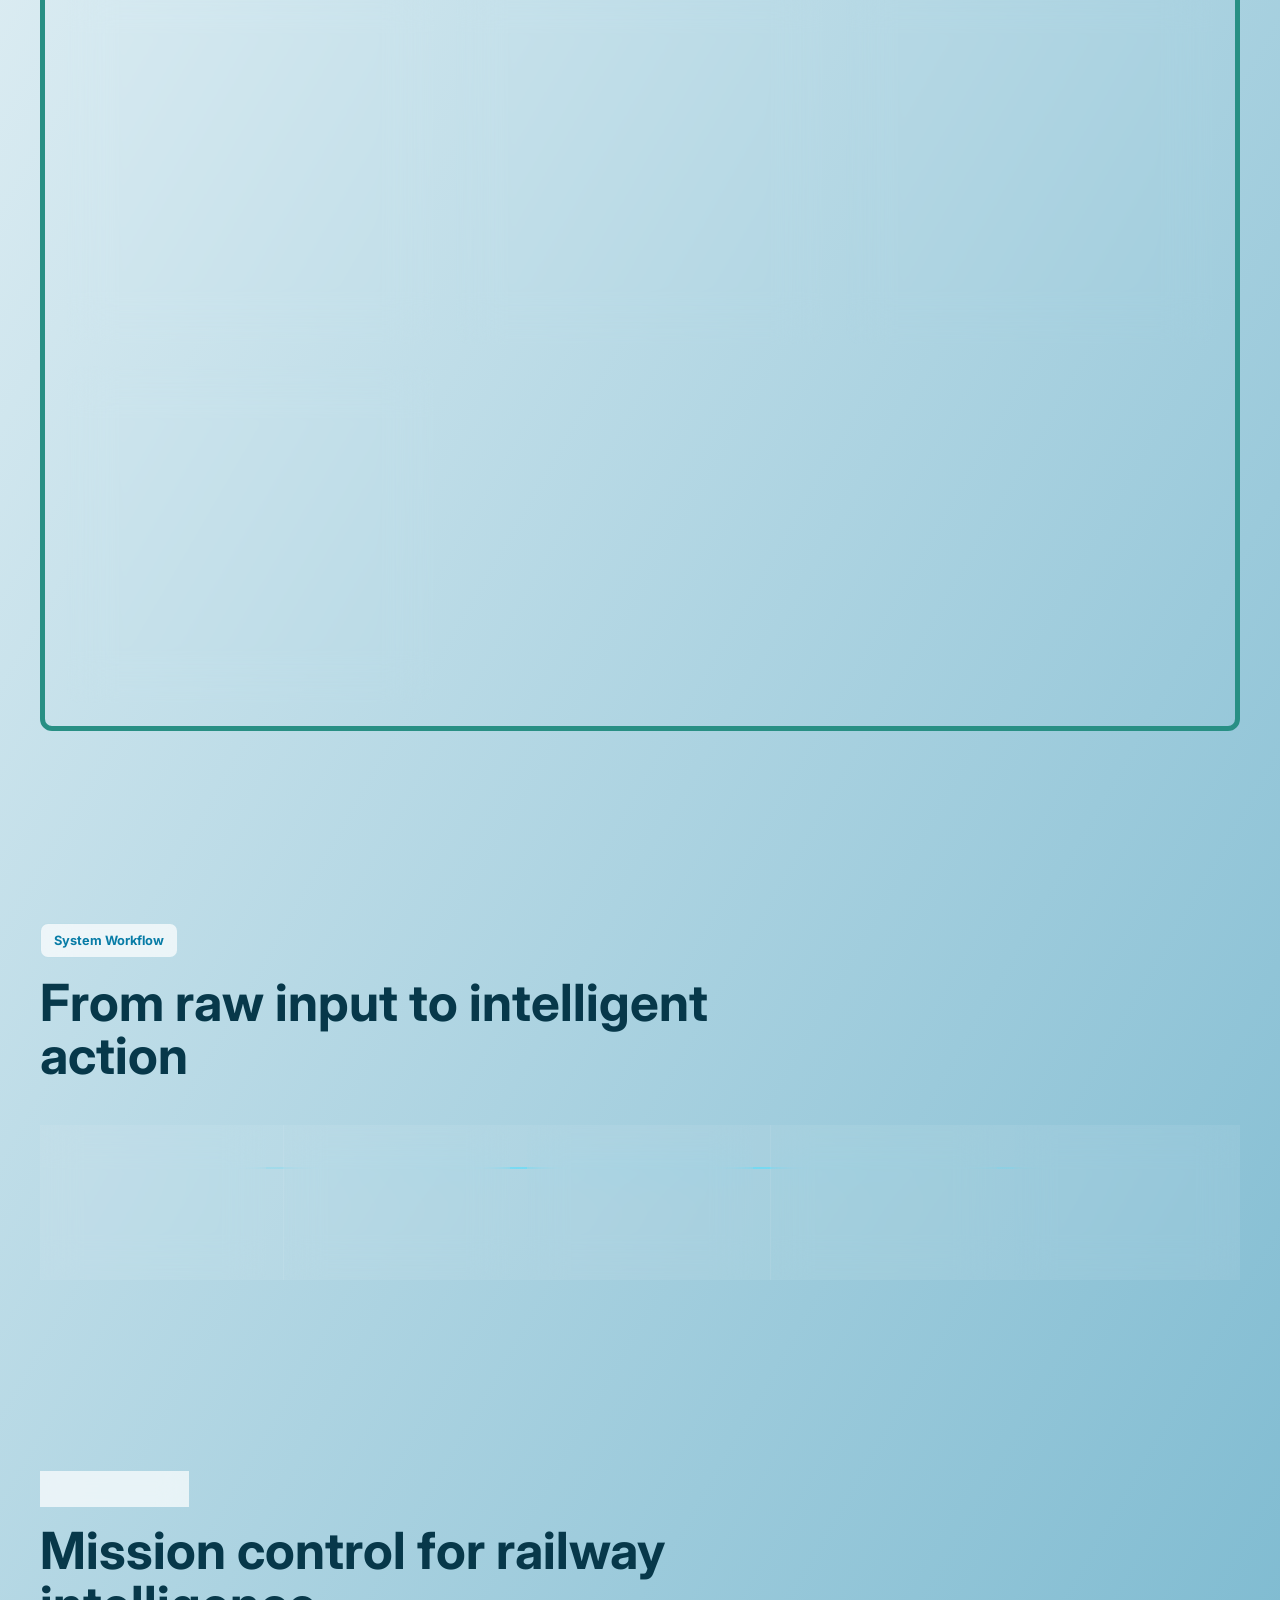
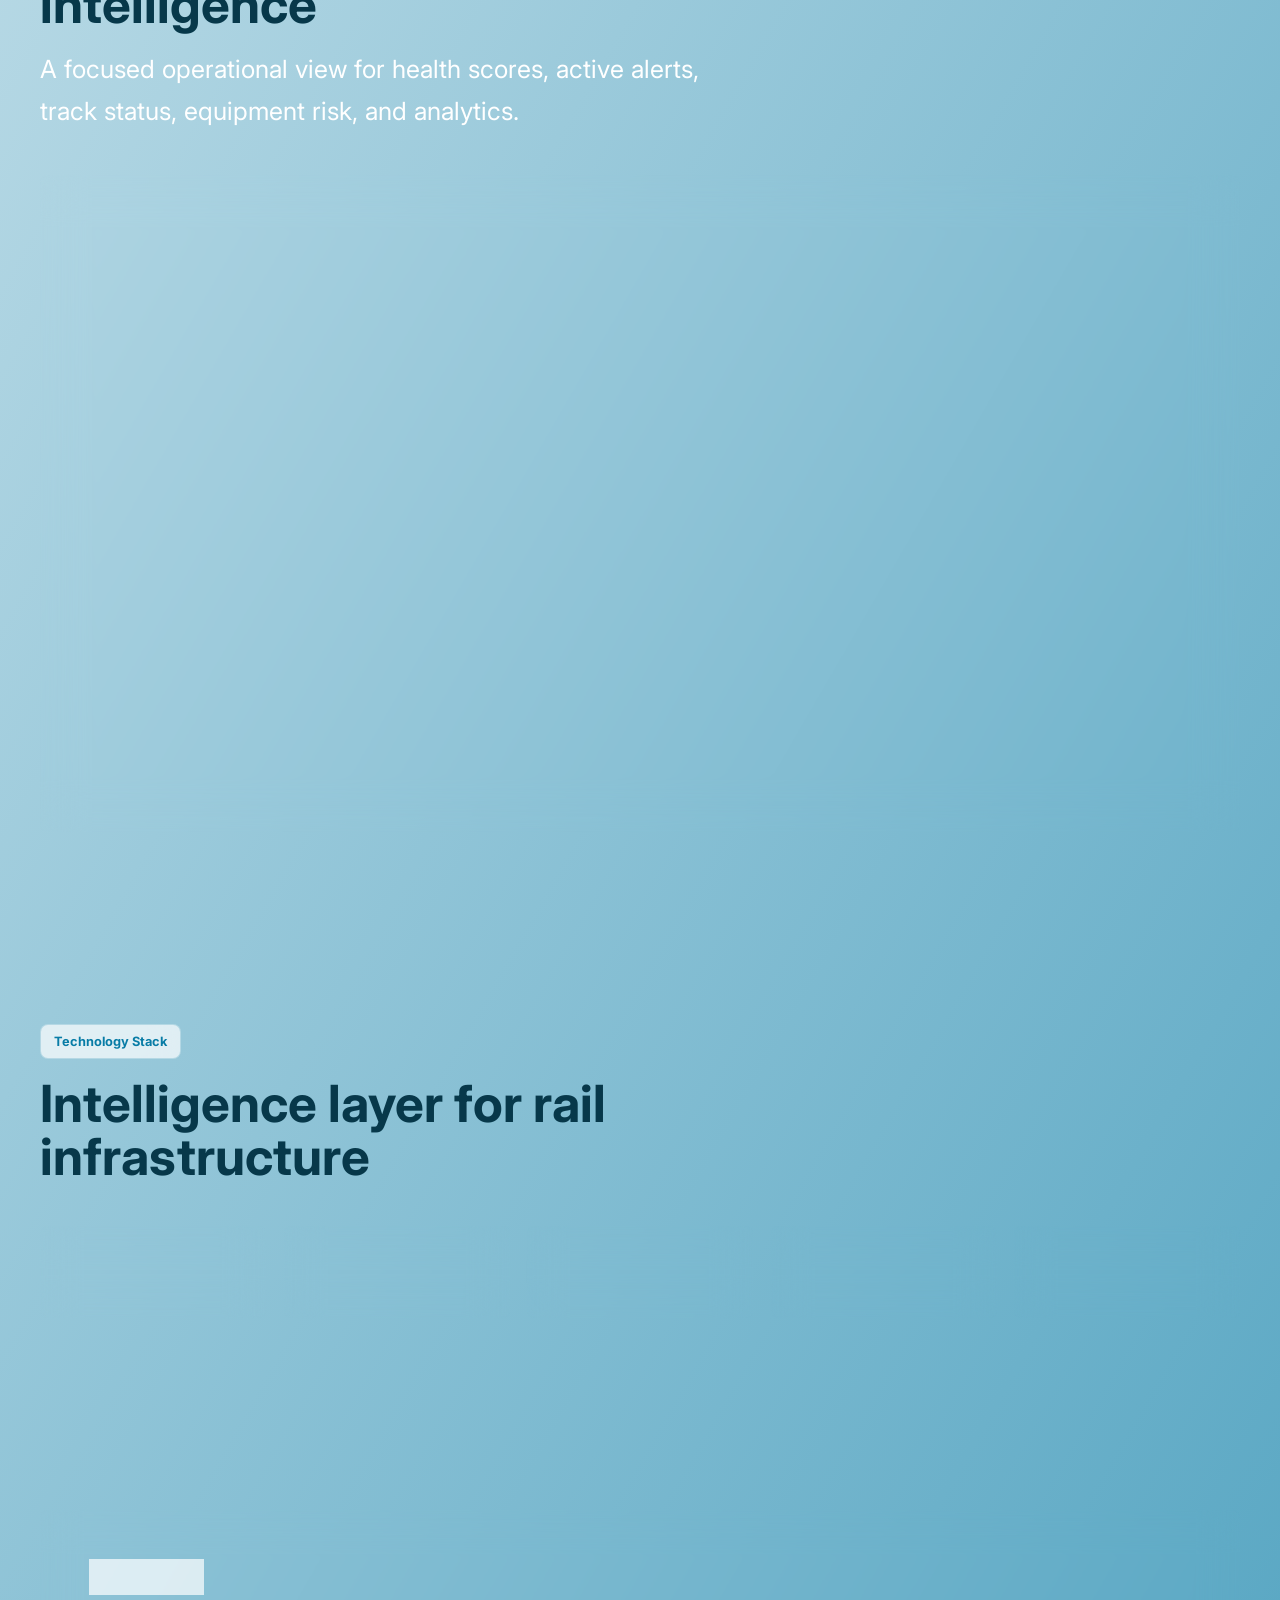
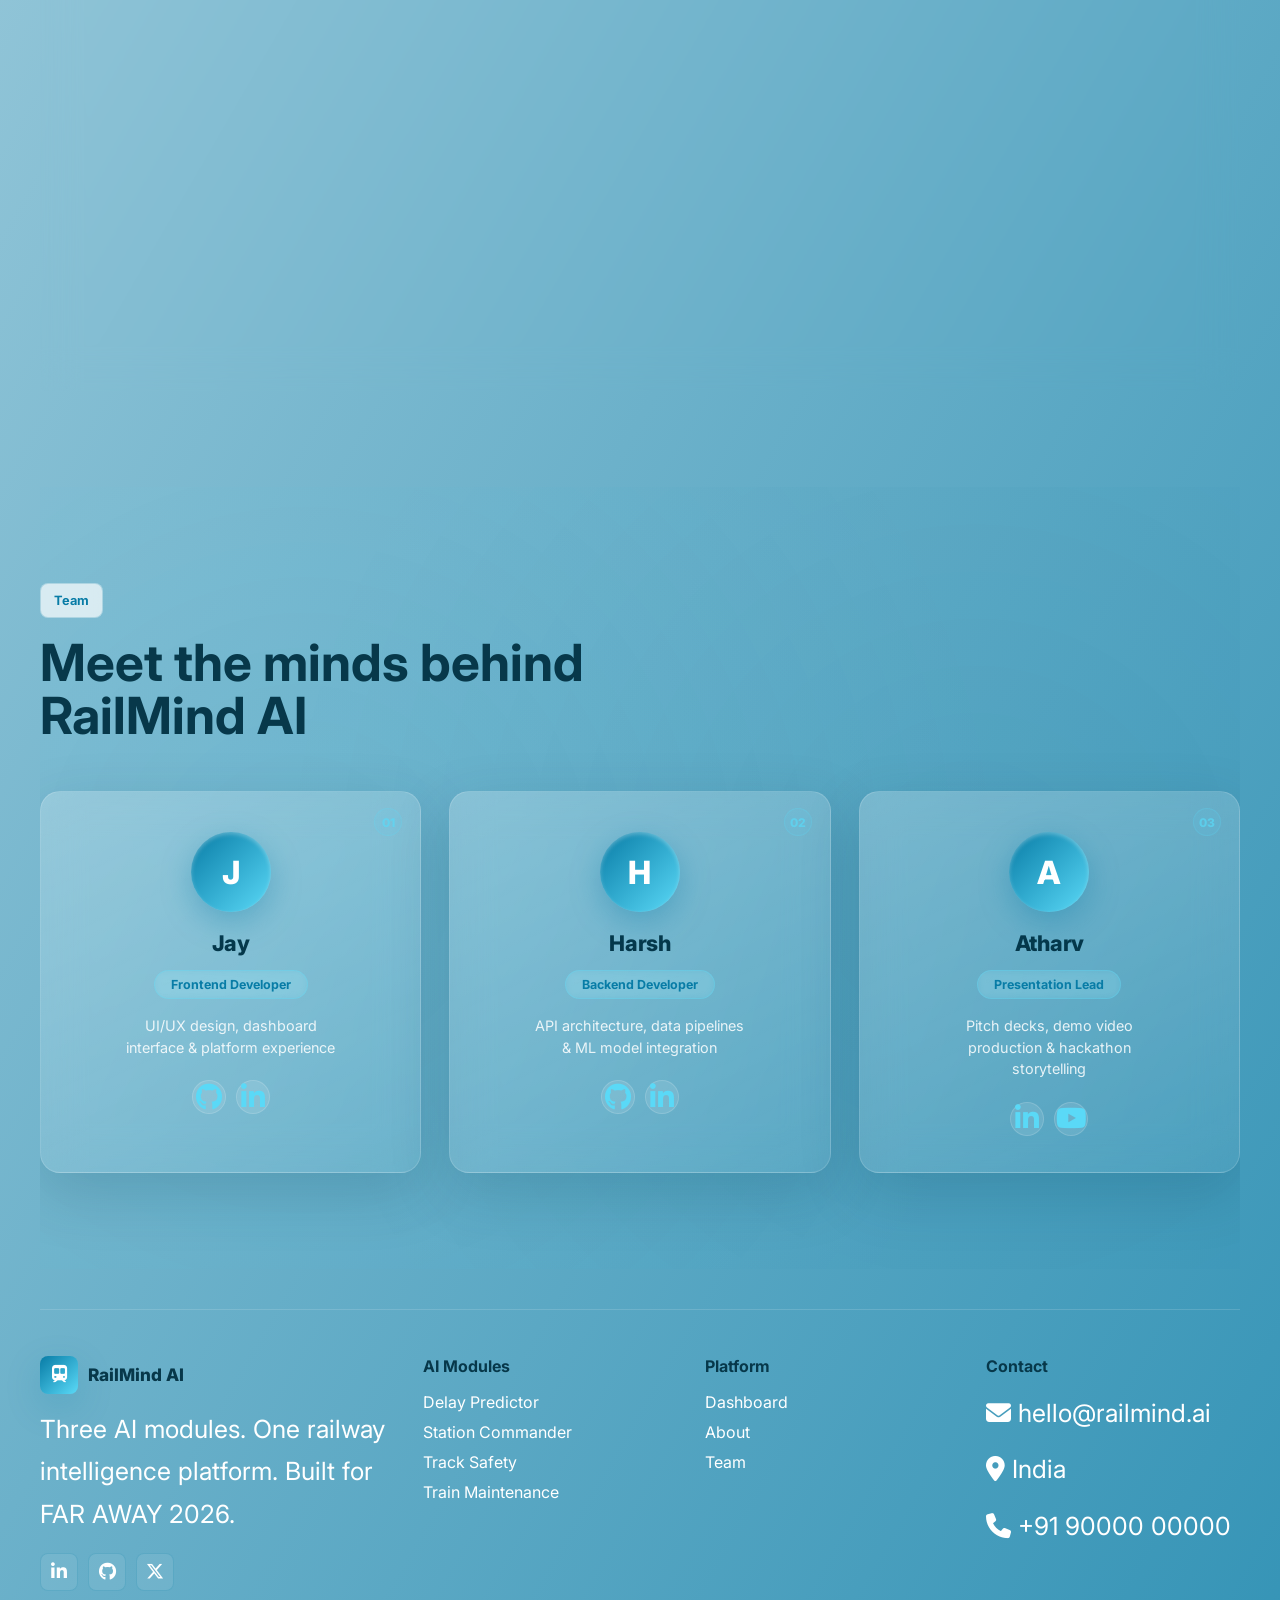
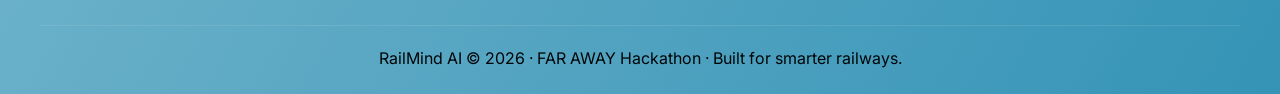
<file: rail.mind.ai/index4.html>
<!DOCTYPE html>
<html lang="en">

<head>
  <meta charset="UTF-8">
  <meta name="viewport" content="width=device-width, initial-scale=1.0">
  <title>RailMind AI | India's Railway Intelligence Platform</title>
  <link rel="preconnect" href="https://fonts.googleapis.com">
  <link rel="preconnect" href="https://fonts.gstatic.com" crossorigin>
  <link href="https://fonts.googleapis.com/css2?family=Inter:wght@400;500;600;700;800&display=swap" rel="stylesheet">
  <link rel="stylesheet" href="https://cdnjs.cloudflare.com/ajax/libs/font-awesome/6.5.1/css/all.min.css">
  <link rel="stylesheet" href="train.css">
  <style>
    /* ── Module Cards ──────────────────────────────────────────────── */
    .modules-section {
      padding: 96px 0;
    }

    .module-grid {
      display: grid;
      grid-template-columns: repeat(3, 1fr);
      gap: 22px;
      margin-top: 48px;
    }

    .module-card {
      position: relative;
      display: flex;
      flex-direction: column;
      gap: 20px;
      padding: 36px 30px 30px;
      border: 1px solid var(--border);
      border-radius: 14px;
      background: linear-gradient(155deg, rgba(255, 255, 255, 0.18), rgba(255, 255, 255, 0.06));
      box-shadow: 0 24px 72px rgba(3, 56, 76, 0.22);
      backdrop-filter: blur(22px);
      transition: transform 0.28s ease, border-color 0.28s ease, box-shadow 0.28s ease;
      overflow: hidden;
      text-decoration: none;
      color: var(--text);
    }

    .module-card::before {
      content: "";
      position: absolute;
      inset: 0;
      border-radius: inherit;
      background: linear-gradient(140deg, rgba(90, 217, 247, 0.10), transparent 55%);
      opacity: 0;
      transition: opacity 0.3s ease;
      pointer-events: none;
    }

    .module-card:hover {
      transform: translateY(-8px);
      border-color: rgba(90, 217, 247, 0.55);
      box-shadow: 0 36px 90px rgba(8, 124, 166, 0.28);
    }

    .module-card:hover::before {
      opacity: 1;
    }

    .module-card-number {
      position: absolute;
      top: 20px;
      right: 24px;
      font-size: 5rem;
      font-weight: 800;
      line-height: 1;
      color: rgba(90, 217, 247, 0.10);
      pointer-events: none;
      user-select: none;
    }

    .module-icon-wrap {
      display: flex;
      align-items: center;
      justify-content: center;
      width: 64px;
      height: 64px;
      border-radius: 14px;
      background: linear-gradient(135deg, #087ca6, #5ad9f7);
      box-shadow: 0 14px 36px rgba(8, 124, 166, 0.30);
      font-size: 1.55rem;
      color: #fff;
      flex-shrink: 0;
    }

    .module-card h3 {
      font-size: 1.38rem;
      font-weight: 800;
      line-height: 1.18;
      color: var(--navy);
    }

    .module-card p {
      font-size: 0.97rem;
      color: rgba(255, 255, 255, 0.92);
      line-height: 1.68;
      flex: 1;
    }

    .module-launch-btn {
      display: inline-flex;
      align-items: center;
      gap: 9px;
      align-self: flex-start;
      padding: 12px 22px;
      font-size: 0.9rem;
      font-weight: 800;
      color: var(--white);
      background: linear-gradient(135deg, #087ca6, #5ad9f7);
      border: none;
      border-radius: 8px;
      box-shadow: 0 10px 28px rgba(8, 124, 166, 0.26);
      transition: transform 0.2s ease, box-shadow 0.2s ease;
      text-decoration: none;
      cursor: pointer;
      position: relative;
      z-index: 2;
    }

    .module-launch-btn:hover {
      transform: translateY(-2px);
      box-shadow: 0 16px 36px rgba(8, 124, 166, 0.35);
    }

    .module-launch-btn i {
      font-size: 0.78rem;
      transition: transform 0.2s ease;
    }

    .module-card:hover .module-launch-btn i {
      transform: translateX(3px);
    }

    /* ── Hero panel-3 (3 modules active) ───────────────────────────── */
    .panel-mid {
      left: 50%;
      bottom: 174px;
      transform: translateX(-50%);
    }

    /* ── Updated trust strip layout ─────────────────────────────────── */
    .trust-strip-modules {
      display: inline-flex;
      flex-wrap: wrap;
      gap: 0;
      margin-top: 28px;
      padding: 12px 16px;
      border: 1px solid rgba(255, 255, 255, 0.28);
      border-radius: 10px;
      background: rgba(255, 255, 255, 0.68);
      backdrop-filter: blur(14px);
      font-size: 0.88rem;
      font-weight: 700;
      color: var(--blue);
      align-items: center;
      gap: 6px;
    }

    .trust-strip-modules .dot {
      color: var(--cyan);
      font-size: 0.5rem;
      margin: 0 4px;
    }

    /* ── Stats band update ──────────────────────────────────────────── */
    .stat-card .stat-unit {
      font-size: clamp(1.2rem, 2.5vw, 1.9rem);
      font-weight: 800;
      color: var(--cyan);
    }

    /* ── Workflow step labels override ──────────────────────────────── */
    .workflow-updated .timeline-step h3 {
      font-size: 0.9rem;
    }

    /* ── Responsive module grid ─────────────────────────────────────── */
    @media (max-width: 1050px) {
      .module-grid {
        grid-template-columns: 1fr;
        max-width: 560px;
      }
    }

    @media (max-width: 680px) {
      .module-grid {
        max-width: 100%;
      }

      .module-card {
        padding: 28px 22px 24px;
      }
    }
  </style>
</head>

<body>

  <!-- ═══════════════════════════════ HEADER ═══════════════════════════════ -->
  <header class="site-header">
    <nav class="navbar">
      <a href="index.html" class="logo" aria-label="RailMind AI home">
        <span class="logo-mark"><i class="fa-solid fa-train-subway"></i></span>
        <span>RailMind AI</span>
      </a>

      <button class="nav-toggle" type="button" aria-label="Toggle navigation" aria-expanded="false">
        <i class="fa-solid fa-bars"></i>
      </button>

      <div class="nav-menu">
        <a href="index4.html">Home</a>
        <a href="delay.html">Delay Predictor</a>
        <a href="crowd.html">Station Commander</a>
        <a href="safety.html">Track Safety</a>
        <a href="index(maintenance).html">Train Maintenance</a>
        <a href="#about">About</a>
        <a href="#team">Team</a>
        <a href="#modules" class="nav-cta">Get Started</a>
      </div>
    </nav>
  </header>

  <main>

    <!-- ═══════════════════════════════ HERO ════════════════════════════════ -->
    <section id="home" class="hero section-shell">

      <div class="hero-content reveal">
        <div class="eyebrow"><i class="fa-solid fa-indian-rupee-sign"></i> FAR AWAY 2026 · Railway Intelligence</div>

        <h1>India's Smartest Railway Intelligence Platform</h1>

        <p>Three AI modules. One unified platform. Built for FAR AWAY 2026.</p>

        <div class="hero-actions">
          <a href="delay.html" class="btn btn-primary"><i class="fa-solid fa-clock-rotate-left"></i> Predict
            Delays</a>
          <a href="crowd.html" class="btn btn-secondary"><i class="fa-solid fa-users-viewfinder"></i> Station
            Commander</a>
        </div>

        <div class="trust-strip-modules">
          <span>Delay Prediction</span>
          <span class="dot">●</span>
          <span>Crowd Forecasting</span>
          <span class="dot">●</span>
          <span>Track Safety</span>
        </div>
      </div>

      <div class="hero-visual reveal">
        <div class="rail-illustration">
          <div class="signal signal-red"></div>
          <div class="signal signal-green"></div>

          <div class="train-card">
            <div class="train-head">
              <span></span>
              <span></span>
            </div>
            <div class="train-body">
              <div class="train-window"></div>
              <div class="train-window"></div>
              <div class="train-window"></div>
            </div>
          </div>

          <div class="scan-beam"></div>

          <div class="rail-track">
            <span></span>
            <span></span>
            <span></span>
            <span></span>
            <span></span>
          </div>

          <!-- Panel 1: Crack detected -->
          <div class="floating-panel panel-top">
            <i class="fa-solid fa-triangle-exclamation"></i>
            <div>
              <strong>Crack detected</strong>
              <small>Risk: Medium</small>
            </div>
          </div>

          <!-- Panel 2: AI confidence -->
          <div class="floating-panel panel-bottom">
            <i class="fa-solid fa-brain"></i>
            <div>
              <strong>AI confidence</strong>
              <small>95.8%</small>
            </div>
          </div>

          <!-- Panel 3: 3 AI Modules Active (new) -->
          <div class="floating-panel panel-mid">
            <i class="fa-solid fa-layer-group"></i>
            <div>
              <strong>3 AI Modules Active</strong>
              <small>Delay · Crowd · Safety</small>
            </div>
          </div>
        </div>
      </div>

    </section>

    <!-- ═══════════════════════════════ STATS ════════════════════════════════ -->
    <section id="stats" class="stats-band">
      <div class="stat-card reveal">
        <strong data-count="50000">0</strong><span class="stat-unit">+</span>
        <p>Training Journeys</p>
      </div>
      <div class="stat-card reveal">
        <strong data-count="6">0</strong>
        <p>Defect Classes</p>
      </div>
      <div class="stat-card reveal">
        <strong data-count="5">0</strong>
        <p>Major Stations</p>
      </div>
      <div class="stat-card reveal">
        <strong>24/7</strong>
        <p>Monitoring</p>
      </div>
    </section>

    <!-- ════════════════════════ THREE AI MODULES ════════════════════════════ -->
    <section id="modules" class="section-shell modules-section">
      <div class="hero-bg">
        <div class="section-heading reveal">
          <span>Three AI Modules</span>
          <h2>Every angle of railway intelligence, covered</h2>
          <p>From predicting delays to managing crowds to detecting track defects — RailMind AI has a dedicated
            intelligence engine for each.</p>
        </div>

        <div class="module-grid">

          <!-- Card 1: Delay Predictor -->
          <div class="module-card reveal">
            <span class="module-card-number" style="color: rgb(22 85 100 / 71%);">01</span>
            <div class="module-icon-wrap">
              <i class="fa-solid fa-clock-rotate-left"></i>
            </div>
            <h3>Delay Predictor</h3>
            <p>XGBoost ML model predicts train delays using 50,000 journey patterns. RailMind Agent finds better
              alternatives automatically.</p>
            <a href="delay.html" class="module-launch-btn">
              Launch <i class="fa-solid fa-arrow-right"></i>
            </a>
          </div>

          <!-- Card 2: Station Commander -->
          <div class="module-card reveal">
            <span class="module-card-number" style="color: rgb(22 85 100 / 71%);">02</span>
            <div class="module-icon-wrap">
              <i class="fa-solid fa-users-viewfinder"></i>
            </div>
            <h3>Station Commander</h3>
            <p>Real-time crowd density forecasting for 5 major stations with 8-hour outlooks and smart platform
              allocation.</p>
            <a href="crowd.html" class="module-launch-btn">
              Launch <i class="fa-solid fa-arrow-right"></i>
            </a>
          </div>

          <!-- Card 3: Track Safety -->
          <div class="module-card reveal">
            <span class="module-card-number" style="color: rgb(22 85 100 / 71%);">03</span>
            <div class="module-icon-wrap">
              <i class="fa-solid fa-shield-halved"></i>
            </div>
            <h3>Track Safety</h3>
            <p>CLIP vision AI classifies track defects from photos — cracks, missing bolts, rail breaks — with instant
              maintenance alerts.</p>
            <a href="safety.html" class="module-launch-btn">
              Launch <i class="fa-solid fa-arrow-right"></i>
            </a>
          </div>

          <!-- card 4 maintenance -->
          <div class="module-card reveal">
            <span class="module-card-number" style="color: rgb(22 85 100 / 71%);">04</span>
            <div class="module-icon-wrap">
              <i class="fa-solid fa-wrench"></i>
            </div>
            <h3>Maintenance Scheduler</h3>
            <p>AI-powered maintenance planning optimizes resource allocation and scheduling for efficient track upkeep.
            </p>
            <a href="index(maintenance).html" class="module-launch-btn">
              Launch <i class="fa-solid fa-arrow-right"></i>
            </a>
          </div>




        </div>
      </div>
    </section>

    <!-- ══════════════════════════ WORKFLOW ══════════════════════════════════ -->
    <section class="workflow section-shell workflow-updated">
      <div class="section-heading reveal">
        <span>System Workflow</span>
        <h2>From raw input to intelligent action</h2>
      </div>
      <div class="timeline">
        <div class="timeline-step reveal">
          <i class="fa-solid fa-database"></i>
          <h3>Journey &amp; Sensor Data</h3>
        </div>
        <div class="timeline-step reveal">
          <i class="fa-solid fa-microchip"></i>
          <h3>AI Detection Engine</h3>
        </div>
        <div class="timeline-step reveal">
          <i class="fa-solid fa-chart-pie"></i>
          <h3>Risk &amp; Crowd Analysis</h3>
        </div>
        <div class="timeline-step reveal">
          <i class="fa-solid fa-bolt"></i>
          <h3>Smart Alerts &amp; Recommendations</h3>
        </div>
        <div class="timeline-step reveal">
          <i class="fa-solid fa-table-columns"></i>
          <h3>Unified RailMind Dashboard</h3>
        </div>
      </div>
    </section>

    <!-- ══════════════════════════ DASHBOARD ═════════════════════════════════ -->
    <section id="dashboard" class="dashboard-section section-shell">
      <div class="section-heading reveal">
        <span>Dashboard Preview</span>
        <h2>Mission control for railway intelligence</h2>
        <p>A focused operational view for health scores, active alerts, track status, equipment risk, and analytics.</p>
      </div>

      <div class="dashboard-mockup reveal">
        <div class="dash-topbar">
          <div>
            <strong>RailMind Operations</strong>
            <small>Western Corridor | Live</small>
          </div>
          <div class="status-pill"><span></span> Online</div>
        </div>

        <div class="dash-grid">
          <div class="dash-card health-card">
            <p>Health Score</p>
            <div class="radial-score"><span>92</span></div>
            <small>Network condition stable</small>
          </div>
          <div class="dash-card alert-card">
            <p>Active Alerts</p>
            <strong>08</strong>
            <small>2 critical near Junction B</small>
          </div>
          <div class="dash-card">
            <p>Track Status</p>
            <div class="track-row"><span>North Line</span><b class="ok">Clear</b></div>
            <div class="track-row"><span>Central Loop</span><b class="warn">Inspect</b></div>
            <div class="track-row"><span>Yard Entry</span><b class="ok">Clear</b></div>
          </div>
          <div class="dash-card">
            <p>Equipment Risk Levels</p>
            <div class="risk-bar"><span style="width: 100%"></span></div>
            <div class="risk-labels"><small>Low</small><small>Moderate</small><small>High</small></div>
          </div>
          <div class="dash-card chart-card">
            <p>Analytics Charts</p>
            <div class="distance-chart" aria-label="Train distance chart in thousand kilometers">
              <div class="y-axis" aria-hidden="true">
                <span>5000 km</span>
                <span>3000 km</span>
                <span>1000 km</span>
                <span>0</span>
              </div>
              <div class="chart-area">
                <div class="distance-bars">
                  <div class="bar-item">
                    <b>1.2k</b>
                    <span class="bar" style="height: 24%"></span>
                    <small>Train 1</small>
                  </div>
                  <div class="bar-item">
                    <b>2.7k</b>
                    <span class="bar" style="height: 54%"></span>
                    <small>Train 2</small>
                  </div>
                  <div class="bar-item">
                    <b>4.5k</b>
                    <span class="bar" style="height: 90%"></span>
                    <small>Train 3</small>
                  </div>
                  <div class="bar-item">
                    <b>2.5k</b>
                    <span class="bar" style="height: 50%"></span>
                    <small>Train 4</small>
                  </div>
                  <div class="bar-item">
                    <b>4.67k</b>
                    <span class="bar" style="height: 93.4%"></span>
                    <small>Train 5</small>
                  </div>
                </div>
              </div>
            </div>
          </div>
        </div>
      </div>
    </section>

    <!-- ══════════════════════════ TECH STACK ════════════════════════════════ -->
    <section class="tech section-shell">
      <div class="section-heading reveal">
        <span>Technology Stack</span>
        <h2>Intelligence layer for rail infrastructure</h2>
      </div>
      <div class="tech-grid">
        <div class="tech-card reveal"><i class="fa-solid fa-camera-retro"></i> Computer Vision</div>
        <div class="tech-card reveal"><i class="fa-solid fa-brain"></i> XGBoost ML</div>
        <div class="tech-card reveal"><i class="fa-solid fa-network-wired"></i> CLIP Vision AI</div>
        <div class="tech-card reveal"><i class="fa-solid fa-cloud"></i> Cloud Analytics</div>
        <div class="tech-card reveal"><i class="fa-solid fa-tower-broadcast"></i> Real-Time Monitoring</div>
      </div>
    </section>

    <!-- ══════════════════════════ ABOUT ═════════════════════════════════════ -->
    <section id="about" class="about section-shell">
      <div class="about-card reveal">
        <div>
          <span class="section-kicker">About Project</span>
          <h2>Hackathon-built railway intelligence for FAR AWAY 2026</h2>
        </div>
        <p>RailMind AI is a unified railway intelligence platform built for the FAR AWAY 2026 hackathon. It brings
          together three specialised AI modules — delay prediction using XGBoost trained on 50,000 journeys, real-time
          crowd forecasting for 5 major stations, and CLIP-powered track defect classification — into one cohesive
          product. The goal: give Indian Railways operations teams the fastest, sharpest decision-making layer possible.
        </p>
      </div>
    </section>

    <!-- ══════════════════════════ TEAM ══════════════════════════════════════ -->
      <section id="team" class="team-strip section-shell">
      <div class="section-heading reveal">
        <span>Team</span>
        <h2>Meet the minds behind RailMind AI</h2>
      </div>
      <div class="team-grid">

        <!-- Jay -->
        <div class="team-card reveal">
          <span class="team-number">01</span>
          <div class="team-avatar">J</div>
          <strong>Jay</strong>
          <span class="team-role">Frontend Developer</span>
          <small>UI/UX design, dashboard interface &amp; platform experience</small>
          <div class="team-socials">
            <a href="#" aria-label="GitHub"><i class="fa-brands fa-github"></i></a>
            <a href="#" aria-label="LinkedIn"><i class="fa-brands fa-linkedin-in"></i></a>
          </div>
        </div>

        <!-- Harsh -->
        <div class="team-card reveal">
          <span class="team-number">02</span>
          <div class="team-avatar">H</div>
          <strong>Harsh</strong>
          <span class="team-role">Backend Developer</span>
          <small>API architecture, data pipelines &amp; ML model integration</small>
          <div class="team-socials">
            <a href="#" aria-label="GitHub"><i class="fa-brands fa-github"></i></a>
            <a href="#" aria-label="LinkedIn"><i class="fa-brands fa-linkedin-in"></i></a>
          </div>
        </div>

        <!-- Atharv -->
        <div class="team-card reveal">
          <span class="team-number">03</span>
          <div class="team-avatar">A</div>
          <strong>Atharv</strong>
          <span class="team-role">Presentation Lead</span>
          <small>Pitch decks, demo video production &amp; hackathon storytelling</small>
          <div class="team-socials">
            <a href="#" aria-label="LinkedIn"><i class="fa-brands fa-linkedin-in"></i></a>
            <a href="#" aria-label="YouTube"><i class="fa-brands fa-youtube"></i></a>
          </div>
        </div>

      </div>
    </section>
  </main>

  <!-- ═══════════════════════════════ FOOTER ══════════════════════════════════ -->
  <footer id="contact" class="footer">
    <div class="footer-grid">
      <div>
        <a href="index.html" class="logo">
          <span class="logo-mark"><i class="fa-solid fa-train-subway"></i></span>
          <span>RailMind AI</span>
        </a>
        <p>Three AI modules. One railway intelligence platform. Built for FAR AWAY 2026.</p>
        <div class="socials">
          <a href="#" aria-label="LinkedIn"><i class="fa-brands fa-linkedin-in"></i></a>
          <a href="#" aria-label="GitHub"><i class="fa-brands fa-github"></i></a>
          <a href="#" aria-label="X"><i class="fa-brands fa-x-twitter"></i></a>
        </div>
      </div>
      <div>
        <h3>AI Modules</h3>
        <a href="delay.html">Delay Predictor</a>
        <a href="crowd.html">Station Commander</a>
        <a href="safety.html">Track Safety</a>
        <a href="index(maintenance).html">Train Maintenance</a>
      </div>
      <div>
        <h3>Platform</h3>
        <a href="#dashboard">Dashboard</a>
        <a href="#about">About</a>
        <a href="#team">Team</a>
      </div>
      <div>
        <h3>Contact</h3>
        <p><i class="fa-solid fa-envelope"></i> hello@railmind.ai</p>
        <p><i class="fa-solid fa-location-dot"></i> India</p>
        <p><i class="fa-solid fa-phone"></i> +91 90000 00000</p>
      </div>
    </div>
    <div class="footer-bottom">RailMind AI © 2026 · FAR AWAY Hackathon · Built for smarter railways.</div>
  </footer>

  <script src="train.js"></script>
</body>

</html>
</file>
<file: rail.mind.ai/train.css>
:root {
  --navy: #05384b;
  --navy-2: #087ca6;
  --blue: #087ca6;
  --cyan: #5ad9f7;
  --white: #ffffff;
  --text: #07384a;
  --muted: #426c79;
  --glass: rgba(255, 255, 255, 0.68);
  --glass-strong: rgba(255, 255, 255, 0.82);
  --border: rgba(8, 124, 166, 0.2);
  --shadow: 0 22px 70px rgba(3, 56, 76, 0.18);
}

* {
  box-sizing: border-box;
  margin: 0;
  padding: 0;
}

html {
  scroll-behavior: smooth;
}

body {
  min-height: 100vh;
  color: var(--text);
  font-family: "Inter", system-ui, -apple-system, BlinkMacSystemFont, "Segoe UI", sans-serif;
  background:
    linear-gradient(120deg, rgba(255, 255, 255, 0.94), rgba(8, 124, 166, 0.82)),
    url("https://unsplash.com/photos/jXnUjiJkQUE/download?force=true&w=1600") center / cover no-repeat;
  overflow-x: hidden;
}

body::before {
  content: "";
  position: fixed;
  inset: 0;
  z-index: -2;
  opacity: 0.16;
  background-image:
    linear-gradient(rgba(8, 124, 166, 0.18) 1px, transparent 1px),
    linear-gradient(90deg, rgba(8, 124, 166, 0.18) 1px, transparent 1px);
  background-size: 56px 56px;
  mask-image: linear-gradient(to bottom, #000, transparent 88%);
}

a {
  color: inherit;
  text-decoration: none;
}

[hidden] {
  display: none !important;
}

.site-header {
  position: fixed;
  top: 0;
  left: 0;
  right: 0;
  z-index: 30;
  padding: 18px clamp(18px, 4vw, 56px);
  transition: 0.25s ease;
}

.site-header.scrolled {
  background: rgba(255, 255, 255, 0.82);
  border-bottom: 1px solid rgba(8, 124, 166, 0.14);
  backdrop-filter: blur(18px);
  padding-top: 12px;
  padding-bottom: 12px;
}

.navbar {
  display: flex;
  align-items: center;
  justify-content: space-between;
  max-width: 1200px;
  margin: 0 auto;
}

.logo {
  display: inline-flex;
  align-items: center;
  gap: 10px;
  font-size: 1.08rem;
  font-weight: 800;
}

.logo-mark {
  display: flex;
  align-items: center;
  justify-content: center;
  width: 38px;
  height: 38px;
  color: var(--white);
  border-radius: 8px;
  background: linear-gradient(135deg, #087ca6, #5ad9f7);
  box-shadow: 0 12px 36px rgba(8, 124, 166, 0.2);
}

.nav-menu {
  display: flex;
  align-items: center;
  gap: 22px;
  color: var(--text);
  font-size: 0.92rem;
  font-weight: 600;
}

.nav-menu a {
  position: relative;
  transition: color 0.2s ease;
}

.nav-menu a:hover {
  color: var(--blue);
}

.nav-menu a:not(.nav-cta)::after {
  content: "";
  position: absolute;
  left: 0;
  bottom: -7px;
  width: 0;
  height: 2px;
  border-radius: 999px;
  background: var(--cyan);
  transition: width 0.2s ease;
}

.nav-menu a:hover::after {
  width: 100%;
}

.nav-cta,
.btn {
  display: inline-flex;
  align-items: center;
  justify-content: center;
  gap: 9px;
  border: 1px solid var(--border);
  border-radius: 8px;
  cursor: pointer;
  transition: transform 0.2s ease, box-shadow 0.2s ease, background 0.2s ease;
}

.nav-cta {
  min-height: 42px;
  padding: 0 18px;
  color: var(--white);
  background: linear-gradient(135deg, #ffffff, #8beeff);
  background: linear-gradient(135deg, #087ca6, #5ad9f7);
  box-shadow: 0 12px 32px rgba(8, 124, 166, 0.22);
}

.nav-cta:hover,
.btn:hover,
.feature-card:hover,
.tech-card:hover,
.team-card:hover {
  transform: translateY(-4px);
}

.nav-toggle {
  display: none;
  width: 42px;
  height: 42px;
  color: var(--blue);
  border: 1px solid var(--border);
  border-radius: 8px;
  background: var(--glass);
}

.section-shell {
  width: min(1200px, calc(100% - 36px));
  margin: 0 auto;
  padding: 96px 0;
}

.hero {
  display: grid;
  grid-template-columns: 1.03fr 0.97fr;
  align-items: center;
  gap: 44px;
  min-height: 100vh;
  padding-top: 80px;
}

.eyebrow,
.section-heading span,
.section-kicker {
  display: inline-flex;
  align-items: center;
  gap: 8px;
  width: fit-content;
  margin-bottom: 18px;
  padding: 9px 13px;
  color: var(--blue);
  font-size: 0.8rem;
  font-weight: 700;
  letter-spacing: 0;
  border: 1px solid var(--border);
  border-radius: 8px;
  background: rgba(255, 255, 255, 0.7);
  backdrop-filter: blur(14px);
}

.hero h1 {
  max-width: 760px;
  font-size: 4.8rem;
  line-height: 0.98;
  letter-spacing: 0;
}

.hero p,
.section-heading p,
.about-card p,
.footer p {
    
  color: #ffffff;
  line-height: 1.7;
  font-size: 25px;
}

.hero p {
  max-width: 640px;
  margin-top: 15px;
  font-size: 25px;
}

.hero-actions {
  display: flex;
  flex-wrap: wrap;
  gap: 14px;
  margin-top: 30px;
}

.btn {
  min-height: 52px;
  padding: 0 22px;
  font-weight: 800;
}

.btn-primary {
  color: var(--white);
  background: linear-gradient(135deg, #087ca6, #5ad9f7);
  box-shadow: 0 18px 45px rgba(8, 124, 166, 0.22);
}

.btn-secondary {
  color: var(--blue);
  background: rgba(255, 255, 255, 0.76);
  backdrop-filter: blur(18px);
}

.trust-strip {
  display: flex;
  flex-wrap: wrap;
  gap: 12px;
  margin-top: 28px;
  color: var(--text);
  font-size: 0.92rem;
}

.trust-strip span {
  display: inline-flex;
  align-items: center;
  gap: 8px;
  padding: 10px 12px;
  border: 1px solid rgba(255, 255, 255, 0.13);
  border-radius: 8px;
  background: rgba(255, 255, 255, 0.68);
}

.hero-visual {
  position: relative;
}

.rail-illustration {
  position: relative;
  min-height: 560px;
  border: 1px solid var(--border);
  border-radius: 8px;
  background:
    linear-gradient(160deg, rgba(255, 255, 255, 0.8), rgba(255, 255, 255, 0.42)),
    radial-gradient(circle at top, rgba(8, 124, 166, 0.22), transparent 58%);
  box-shadow: var(--shadow);
  backdrop-filter: blur(22px);
  overflow: hidden;
}

.rail-illustration::before {
  content: "";
  position: absolute;
  inset: 9%;
  border: 1px solid rgba(255, 255, 255, 0.12);
  border-radius: 8px;
}

.train-card {
  position: absolute;
  left: 50%;
  bottom: 156px;
  width: 260px;
  height: 210px;
  transform: translateX(-50%);
  border: 1px solid rgba(255, 255, 255, 0.26);
  border-radius: 8px;
  background: linear-gradient(180deg, #f8fdff, #95a8c4 60%, #133564 61%);
  box-shadow: 0 28px 60px rgba(0, 0, 0, 0.35);
}

.train-head {
  display: flex;
  justify-content: space-between;
  padding: 28px 28px 0;
}

.train-head span,
.signal {
  border-radius: 50%;
}

.train-head span {
  width: 42px;
  height: 42px;
  background: #06162f;
  box-shadow: inset 0 0 0 9px #4ce4ff;
}

.train-body {
  display: grid;
  grid-template-columns: repeat(3, 1fr);
  gap: 12px;
  padding: 34px 22px 0;
}

.train-window {
  height: 58px;
  border-radius: 8px;
  background: linear-gradient(135deg, #08244c, #1f7aff);
}

.rail-track {
  position: absolute;
  left: 9%;
  right: 9%;
  bottom: 48px;
  height: 126px;
  perspective: 360px;
  border-left: 7px solid rgba(255, 255, 255, 0.45);
  border-right: 7px solid rgba(255, 255, 255, 0.45);
  transform: rotateX(48deg);
}

.rail-track::before,
.rail-track::after {
  content: "";
  position: absolute;
  top: 0;
  bottom: 0;
  width: 6px;
  background: linear-gradient(to bottom, #ffffff, rgba(255, 255, 255, 0.1));
}

.rail-track::before {
  left: 34%;
}

.rail-track::after {
  right: 34%;
}

.rail-track span {
  display: block;
  height: 5px;
  margin: 18px 0;
  background: rgba(255, 255, 255, 0.54);
}

.scan-beam {
  position: absolute;
  left: 16%;
  right: 16%;
  top: 95px;
  height: 4px;
  background: linear-gradient(90deg, transparent, var(--cyan), transparent);
  box-shadow: 0 0 28px var(--cyan);
  opacity: 0.72;
}

.signal {
  position: absolute;
  width: 16px;
  height: 16px;
  right: 76px;
  box-shadow: 0 0 22px currentColor;
}

.signal-red {
  top: 100px;
  color: #ff5870;
  background: currentColor;
}

.signal-green {
  top: 132px;
  color: #38f7a1;
  background: currentColor;
}

.floating-panel {
  position: absolute;
  display: flex;
  align-items: center;
  gap: 12px;
  padding: 14px;
  border: 1px solid var(--border);
  border-radius: 8px;
  color: var(--white);
  background: rgba(5, 56, 75, 0.78);
  backdrop-filter: blur(18px);
  box-shadow: var(--shadow);
}

.floating-panel i {
  display: grid;
  width: 36px;
  height: 36px;
  place-items: center;
  color: var(--navy);
  border-radius: 8px;
  background: #85efff;
}

.floating-panel small {
  display: block;
  margin-top: 4px;
  color: var(--muted);
}

.panel-top {
  left: 34px;
  top: 80px;
}

.panel-bottom {
  right: 30px;
  bottom: 112px;
}

.stats-band {
  display: grid;
  grid-template-columns: repeat(4, 1fr);
  gap: 18px;
  width: min(1200px, calc(100% - 36px));
  margin: 0 auto;
  padding: 28px;
  border: 1px solid var(--border);
  border-radius: 8px;
  background: rgba(255, 255, 255, 0.72);
  box-shadow: var(--shadow);
  backdrop-filter: blur(18px);
}

.stat-card {
  min-height: 148px;
  padding: 24px;
  border: 1px solid rgba(255, 255, 255, 0.12);
  border-radius: 8px;
  background: rgba(255, 255, 255, 0.62);
}

.stat-card strong,
.stat-card span {
  font-size: clamp(2rem, 4vw, 3.1rem);
  font-weight: 800;
}

.stat-card strong {
  color: var(--blue);
}

.stat-card span {
  color: var(--cyan);
}

.stat-card p {
  margin-top: 8px;
  color: var(--muted);
  font-weight: 600;
}

.section-heading {
  max-width: 720px;
  margin-bottom: 42px;
}

.section-heading h2,
.about-card h2 {
  font-size: clamp(2rem, 4vw, 3.35rem);
  line-height: 1.05;
  letter-spacing: 0;
}

.section-heading p {
  margin-top: 16px;
}

.feature-grid,
.tech-grid,
.team-grid {
  display: grid;
  gap: 18px;
}

.feature-grid {
  grid-template-columns: repeat(4, 1fr);
}

.feature-card,
.tech-card,
.team-card,
.dash-card,
.about-card {
  border: 1px solid var(--border);
  border-radius: 8px;
  background: linear-gradient(150deg, rgba(255, 255, 255, 0.14), rgba(255, 255, 255, 0.06));
  box-shadow: 0 18px 60px rgba(0, 0, 0, 0.22);
  backdrop-filter: blur(18px);
}

.feature-card {
  min-height: 258px;
  padding: 26px;
  transition: transform 0.2s ease, border-color 0.2s ease, background 0.2s ease;
}

.feature-card:hover,
.tech-card:hover,
.team-card:hover {
  border-color: rgba(76, 228, 255, 0.6);
  background: linear-gradient(150deg, rgba(8, 124, 166, 0.14), rgba(255, 255, 255, 0.78));
}

.feature-icon {
  display: grid;
  width: 54px;
  height: 54px;
  place-items: center;
  margin-bottom: 24px;
  color: var(--navy);
  font-size: 1.35rem;
  border-radius: 8px;
  background: linear-gradient(135deg, #ffffff, #62e0ff);
}

.feature-card h3 {
  margin-bottom: 12px;
  font-size: 1.1rem;
}

.feature-card p {
  color: #ffffff;
  line-height: 1.65;
}

.timeline {
  display: grid;
  grid-template-columns: repeat(5, 1fr);
  gap: 18px;
  position: relative;
}

.timeline::before {
  content: "";
  position: absolute;
  top: 42px;
  left: 8%;
  right: 8%;
  height: 2px;
  background: linear-gradient(90deg, transparent, var(--cyan), transparent);
}

.timeline-step {
  position: relative;
  min-height: 154px;
  padding: 22px 18px;
  text-align: center;
  border: 1px solid var(--border);
  border-radius: 8px;
  background: rgba(255, 255, 255, 0.08);
  backdrop-filter: blur(18px);
}

.timeline-step:not(:last-child)::after {
  content: "\f063";
  position: absolute;
  right: -17px;
  top: 39px;
  z-index: 2;
  color: var(--cyan);
  font-family: "Font Awesome 6 Free";
  font-weight: 900;
  transform: rotate(-90deg);
}

.timeline-step i {
  display: grid;
  width: 48px;
  height: 48px;
  place-items: center;
  margin: 0 auto 18px;
  color: var(--navy);
  border-radius: 8px;
  background: #ffffff;
}

.timeline-step h3 {
  font-size: 0.98rem;
  line-height: 1.35;
}

.dashboard-mockup {
  overflow: hidden;
  padding: 22px;
  border: 1px solid var(--border);
  border-radius: 8px;
  background:
    linear-gradient(140deg, rgba(255, 255, 255, 0.82), rgba(255, 255, 255, 0.52)),
    radial-gradient(circle at 85% 10%, rgba(8, 124, 166, 0.18), transparent 34%);
  box-shadow: var(--shadow);
  backdrop-filter: blur(22px);
}

.dash-topbar {
  display: flex;
  align-items: center;
  justify-content: space-between;
  gap: 16px;
  margin-bottom: 18px;
  padding: 18px;
  border: 1px solid rgba(255, 255, 255, 0.12);
  border-radius: 8px;
  background: rgba(255, 255, 255, 0.62);
}

.dash-topbar small {
  display: block;
  margin-top: 4px;
  color: var(--muted);
}

.status-pill {
  display: inline-flex;
  align-items: center;
  gap: 8px;
  padding: 8px 12px;
  color:black;
  border: 1px solid rgba(56, 247, 161, 0.34);
  border-radius: 8px;
  background: rgba(0, 0, 0, 12%);
}

.status-pill span {
  width: 8px;
  height: 8px;
  border-radius: 50%;
  background: #38f7a1;
  box-shadow: 0 0 14px #38f7a1;
}

.dash-grid {
  display: grid;
  grid-template-columns: 1fr 1fr 1.2fr;
  gap: 18px;
}

.dash-card {
  min-height: 190px;
  padding: 20px;
}

.dash-card p {
  margin-bottom: 18px;
  color: var(--text);
  font-weight: 700;
}

.alert-card strong {
  display: block;
  font-size: 4rem;
  line-height: 1;
}

.dash-card small {
  color: var(--muted);
}

.radial-score {
  display: grid;
  width: 116px;
  height: 116px;
  place-items: center;
  margin-bottom: 16px;
  border-radius: 50%;
  background: conic-gradient(var(--cyan) 0 92%, rgba(255, 255, 255, 0.14) 92% 100%);
}

.radial-score span {
  display: grid;
  width: 86px;
  height: 86px;
  place-items: center;
  color: #ffffff;
  font-size: 2rem;
  font-weight: 800;
  border-radius: 50%;
  background: #087ca6;
}

.track-row,
.risk-labels {
  display: flex;
  align-items: center;
  justify-content: space-between;
}

.track-row {
  margin: 12px 0;
  padding: 10px 0;
  border-bottom: 1px solid rgba(255, 255, 255, 0.1);
}

.ok {
  color: #38f7a1;
}

.warn {
  color:#5e4b1e;
}

.risk-bar {
  height: 16px;
  overflow: hidden;
  border-radius: 999px;
  background: rgba(255, 255, 255, 0.12);
}

.risk-bar span {    
  display: block;
  height: 100%;
  border-radius: inherit;
  background: linear-gradient(90deg, #38f7a1, #ffd166, #ff5870);
}

.risk-labels {
  margin-top: 14px;
}

.chart-card {
  grid-column: span 2;
}

.distance-chart {
  display: grid;
  grid-template-columns: 58px 1fr;
  gap: 12px;
  min-height: 178px;
}

.y-axis {
  display: flex;
  flex-direction: column;
  justify-content: space-between;
  padding: 2px 0 28px;
  color: var(--muted);
  font-size: 0.72rem;
  font-weight: 700;
  text-align: right;
}

.chart-area {
  position: relative;
  min-width: 0;
  border-left: 1px solid rgba(8, 124, 166, 0.26);
  border-bottom: 1px solid rgba(8, 124, 166, 0.26);
  background:
    linear-gradient(to bottom, rgba(8, 124, 166, 0.15) 1px, transparent 1px) 0 0 / 100% 33.33%,
    rgba(255, 255, 255, 0.28);
}

.distance-bars {
  display: grid;
  grid-template-columns: repeat(5, minmax(38px, 1fr));
  align-items: end;
  gap: 12px;
  height: 150px;
  padding: 18px 12px 0;
}

.bar-item {
  display: grid;
  grid-template-rows: 18px 1fr 24px;
  align-items: end;
  justify-items: center;
  height: 100%;
  min-width: 0;
}

.bar-item b {
  color: var(--blue);
  font-size: 0.72rem;
}

.bar {
  display: block;
  width: min(34px, 72%);
  min-height: 8px;
  border-radius: 8px 8px 0 0;
  background: linear-gradient(180deg, #ffffff, var(--cyan), var(--blue));
  box-shadow: 0 10px 24px rgba(8, 124, 166, 0.22);
}

.bar-item small {
  align-self: center;
  color: var(--muted);
  font-size: 0.7rem;
  font-weight: 700;
  white-space: nowrap;
}

.tech-grid {
  grid-template-columns: repeat(5, 1fr);
}

.tech-card {
  display: flex;
  align-items: center;
  gap: 12px;
  min-height: 92px;
  padding: 18px;
  font-weight: 800;
  transition: transform 0.2s ease, border-color 0.2s ease;
}

.tech-card i {
  color: var(--cyan);
  font-size: 1.25rem;
}

.about-card {
  display: grid;
  grid-template-columns: 0.9fr 1.1fr;
  gap: 32px;
  padding: clamp(26px, 5vw, 48px);
}

.team-grid {
  grid-template-columns: repeat(3, 1fr);
}

.team-card {
  display: grid;
  gap: 8px;
  min-height: 150px;
  place-items: center;
  padding: 24px;
  text-align: center;
  transition: transform 0.2s ease, border-color 0.2s ease;
}

.team-card i {
  color: var(--cyan);
  font-size: 1.7rem;
}

.team-card small {
  color: #ffffff;
}

.footer {
  width: min(1200px, calc(100% - 36px));
  margin: 40px auto 0;
  padding: 46px 0 26px;
  border-top: 1px solid rgba(255, 255, 255, 0.14);
}

.footer-grid {
  display: grid;
  grid-template-columns: 1.4fr repeat(3, 1fr);
  gap: 28px;
}

.footer h3 {
  margin-bottom: 16px;
  font-size: 1rem;
}

.footer a:not(.logo) {
  display: block;
  margin: 10px 0;
  color: #ffffff;
  transition: color 0.2s ease;
}

.footer a:hover {
  color: var(--cyan);
}

.footer p {
  margin-top: 14px;
}

.footer .socials {
  display: flex;
  align-items: center;
  gap: 10px;
  margin-top: 18px;
}

.footer .socials a {
  display: inline-flex;
  align-items: center;
  justify-content: center;
  width: 38px;
  height: 38px;
  flex: 0 0 38px;
  margin: 0;
  padding: 0;
  line-height: 1;
  border: 1px solid var(--border);
  border-radius: 8px;
  background: rgba(255, 255, 255, 0.08);
}

.footer .socials a i {
  display: inline-flex;
  align-items: center;
  justify-content: center;
  width: 18px;
  height: 18px;
  margin: 0;
  padding: 0;
  font-size: 18px;
  line-height: 1;
  transform: none;
}

.footer-bottom {
  margin-top: 34px;
  padding-top: 22px;
  color: #000507;
  text-align: center;
  border-top: 1px solid rgba(255, 255, 255, 0.1);
}

.maintenance-hero {
  display: grid;
  grid-template-columns: minmax(0, 1.08fr) minmax(300px, 0.92fr);
  align-items: center;
  gap: 32px;
  min-height: 74vh;
  padding-top: 138px;
}

.maintenance-hero-content h1 {
  max-width: 860px;
  margin-top: 18px;
  font-size: clamp(2.45rem, 6vw, 4.85rem);
  line-height: 1.02;
  letter-spacing: 0;
}

.maintenance-hero-content p {
  max-width: 790px;
  margin-top: 20px;
  color: #ffffff;
  font-size: 1.22rem;
  line-height: 1.7;
}

.maintenance-status-panel,
.inspection-form,
.ai-report,
.analysis-loading {
  border: 1px solid var(--border);
  border-radius: 8px;
  background: linear-gradient(150deg, rgba(255, 255, 255, 0.22), rgba(255, 255, 255, 0.08));
  box-shadow: 0 22px 70px rgba(3, 56, 76, 0.22);
  backdrop-filter: blur(18px);
}

.maintenance-status-panel {
  display: grid;
  gap: 14px;
  padding: 24px;
}

.maintenance-status-panel div {
  display: flex;
  align-items: center;
  justify-content: space-between;
  gap: 18px;
  padding: 18px;
  border: 1px solid rgba(255, 255, 255, 0.22);
  border-radius: 8px;
  background: rgba(255, 255, 255, 0.16);
}

.maintenance-status-panel span,
.score-card span,
.risk-card span,
.report-header span {
  color: #ffffff;
  font-size: 0.78rem;
  font-weight: 800;
  letter-spacing: 0.08em;
  text-transform: uppercase;
}

.maintenance-status-panel strong {
  color: var(--navy);
  font-size: 1.02rem;
}

.maintenance-workspace {
  padding-top: 34px;
}

.inspection-form {
  display: grid;
  gap: 20px;
  padding: clamp(18px, 3vw, 32px);
}

.form-section {
  padding: clamp(18px, 2.4vw, 26px);
  border: 1px solid rgba(255, 255, 255, 0.18);
  border-radius: 8px;
  background: rgba(255, 255, 255, 0.12);
}

.form-section-heading {
  display: flex;
  align-items: center;
  gap: 12px;
  margin-bottom: 18px;
}

.form-section-heading span {
  display: inline-flex;
  align-items: center;
  justify-content: center;
  width: 38px;
  height: 38px;
  color: var(--white);
  font-size: 0.86rem;
  font-weight: 800;
  border-radius: 8px;
  background: linear-gradient(135deg, #087ca6, #5ad9f7);
}

.form-section-heading h2 {
  font-size: clamp(1.08rem, 2vw, 1.38rem);
}

.form-grid {
  display: grid;
  grid-template-columns: repeat(2, minmax(0, 1fr));
  gap: 16px;
}

.form-grid label {
  display: grid;
  gap: 8px;
  color: var(--navy);
  font-size: 0.92rem;
  font-weight: 800;
}

.form-grid input,
.form-grid select {
  width: 100%;
  min-height: 48px;
  padding: 0 14px;
  color: var(--text);
  font: inherit;
  font-weight: 650;
  border: 1px solid rgba(8, 124, 166, 0.24);
  border-radius: 8px;
  outline: none;
  background: rgba(255, 255, 255, 0.8);
  transition: border-color 0.2s ease, box-shadow 0.2s ease, background 0.2s ease;
}

.form-grid input:focus,
.form-grid select:focus {
  border-color: var(--cyan);
  background: rgba(255, 255, 255, 0.95);
  box-shadow: 0 0 0 4px rgba(90, 217, 247, 0.2);
}

.analyze-btn {
  width: min(100%, 420px);
  min-height: 62px;
  justify-self: center;
  font-size: 1.05rem;
}

.analysis-loading {
  display: flex;
  align-items: center;
  justify-content: center;
  gap: 14px;
  margin-top: 24px;
  padding: 22px;
  color: var(--navy);
}

.analysis-loading span {
  width: 22px;
  height: 22px;
  border: 3px solid rgba(8, 124, 166, 0.18);
  border-top-color: var(--blue);
  border-radius: 50%;
  animation: railguard-spin 0.8s linear infinite;
}

.ai-report {
  margin-top: 24px;
  padding: clamp(20px, 3vw, 34px);
}

.report-header {
  display: flex;
  align-items: flex-start;
  justify-content: space-between;
  gap: 18px;
  margin-bottom: 22px;
}

.report-header h2 {
  margin-top: 8px;
  font-size: clamp(1.45rem, 3vw, 2.2rem);
}

.status-badge {
  display: inline-flex;
  align-items: center;
  justify-content: center;
  min-height: 44px;
  padding: 0 16px;
  color: var(--white);
  font-size: 0.84rem;
  font-weight: 900;
  white-space: nowrap;
  border-radius: 8px;
  box-shadow: 0 14px 32px rgba(3, 56, 76, 0.18);
}

.report-grid {
  display: grid;
  grid-template-columns: 0.92fr 1.08fr;
  gap: 18px;
  margin-bottom: 18px;
}

.score-card,
.risk-card,
.report-details > div {
  padding: 20px;
  border: 1px solid rgba(255, 255, 255, 0.2);
  border-radius: 8px;
  background: rgba(255, 255, 255, 0.18);
}

.score-card strong,
.risk-card strong {
  display: block;
  margin-top: 8px;
  color: var(--navy);
  font-size: clamp(2rem, 4vw, 3.2rem);
  line-height: 1;
}

.risk-card strong {
  font-size: clamp(1.5rem, 3vw, 2.35rem);
}

.risk-card p {
  margin-top: 10px;
  color: #ffffff;
  line-height: 1.55;
}

.score-track {
  overflow: hidden;
  height: 12px;
  margin-top: 18px;
  border-radius: 999px;
  background: rgba(255, 255, 255, 0.44);
}

.score-track span {
  display: block;
  width: 100%;
  height: 100%;
  border-radius: inherit;
  background: linear-gradient(90deg, #0ebf7a, #5ad9f7);
  transition: width 0.7s ease;
}

.report-details {
  display: grid;
  grid-template-columns: repeat(2, minmax(0, 1fr));
  gap: 18px;
}

.report-details h3 {
  margin-bottom: 12px;
  font-size: 1rem;
}

.report-details ul {
  display: grid;
  gap: 10px;
  list-style: none;
}

.report-details li {
  display: flex;
  gap: 10px;
  color: #ffffff;
  line-height: 1.45;
}

.report-details li::before {
  content: "\f058";
  color: var(--cyan);
  font-family: "Font Awesome 6 Free";
  font-weight: 900;
}

.safety-violations li::before {
  content: "\f071";
  color: #ff6b6b;
}

.ai-report.risk-low .safety-violations li::before {
  content: "\f058";
  color: var(--cyan);
}

.ai-report.risk-low .status-badge {
  background: linear-gradient(135deg, #0ebf7a, #39d98a);
}

.ai-report.risk-medium .status-badge {
  background: linear-gradient(135deg, #e0a000, #ffd166);
}

.ai-report.risk-high .status-badge {
  background: linear-gradient(135deg, #d93445, #ff6b6b);
}

.ai-report.risk-medium .score-track span {
  background: linear-gradient(90deg, #e0a000, #ffd166);
}

.ai-report.risk-high .score-track span {
  background: linear-gradient(90deg, #d93445, #ff6b6b);
}

@keyframes railguard-spin {
  to {
    transform: rotate(360deg);
  }
}

.reveal {
  opacity: 0;
  transform: translateY(22px);
  transition: opacity 0.7s ease, transform 0.7s ease;
}

.reveal.visible {
  opacity: 1;
  transform: translateY(0);
}

@media (max-width: 1050px) {
  .nav-toggle {
    display: grid;
    place-items: center;
  }

  .nav-menu {
    position: absolute;
    top: calc(100% + 10px);
    left: 18px;
    right: 18px;
    display: grid;
    gap: 8px;
    padding: 18px;
    border: 1px solid var(--border);
    border-radius: 8px;
  background: rgba(255, 255, 255, 0.94);
    box-shadow: var(--shadow);
    backdrop-filter: blur(18px);
    transform: translateY(-12px);
    opacity: 0;
    pointer-events: none;
    transition: 0.2s ease;
  }

  .nav-menu.open {
    transform: translateY(0);
    opacity: 1;
    pointer-events: auto;
  }

  .nav-menu a {
    padding: 11px 10px;
  }

  .nav-cta {
    width: 100%;
  }

  .hero {
    grid-template-columns: 1fr;
    min-height: auto;
  }

  .maintenance-hero {
    grid-template-columns: 1fr;
    min-height: auto;
  }

  .feature-grid,
  .stats-band,
  .tech-grid {
    grid-template-columns: repeat(2, 1fr);
  }

  .timeline {
    grid-template-columns: 1fr;
  }

  .timeline::before {
    top: 0;
    bottom: 0;
    left: 42px;
    right: auto;
    width: 2px;
    height: auto;
  }

  .timeline-step {
    min-height: 116px;
    padding-left: 88px;
    text-align: left;
  }

  .timeline-step i {
    position: absolute;
    left: 18px;
    top: 26px;
    margin: 0;
  }

  .timeline-step:not(:last-child)::after {
    left: 39px;
    right: auto;
    top: auto;
    bottom: -18px;
    transform: rotate(0deg);
  }

  .dash-grid {
    grid-template-columns: repeat(2, 1fr);
  }

  .chart-card {
    grid-column: span 2;
  }

  .about-card,
  .footer-grid {
    grid-template-columns: 1fr 1fr;
  }

  .report-grid,
  .report-details {
    grid-template-columns: 1fr;
  }
}

@media (max-width: 680px) {
  .site-header {
    padding: 12px 14px;
  }

  .section-shell {
    width: min(100% - 28px, 1200px);
    padding: 70px 0;
    
  }

  .hero {
    padding-top: 112px;
  }

  .hero h1 {
    font-size: clamp(2.3rem, 13vw, 3.45rem);
  }

  .hero-actions,
  .btn {
    width: 100%;
  }

  .trust-strip {
    display: grid;
  }

  .rail-illustration {
    min-height: 430px;
  }

  .train-card {
    width: 198px;
    height: 170px;
    bottom: 116px;
  }

  .train-head {
    padding: 22px 22px 0;
  }

  .train-head span {
    width: 34px;
    height: 34px;
  }

  .train-body {
    gap: 8px;
    padding: 26px 18px 0;
  }

  .train-window {
    height: 46px;
  }

  .floating-panel {
    max-width: 190px;
    padding: 10px;
  }

  .panel-top {
    left: 14px;
    top: 64px;
  }

  .panel-bottom {
    right: 12px;
    bottom: 84px;
  }

  .stats-band,
  .feature-grid,
  .tech-grid,
  .team-grid,
  .dash-grid,
  .about-card,
  .footer-grid,
  .form-grid {
    grid-template-columns: 1fr;
  }

  .maintenance-hero {
    padding-top: 112px;
  }

  .maintenance-hero-content h1 {
    font-size: clamp(2.2rem, 12vw, 3.35rem);
  }

  .maintenance-status-panel div,
  .report-header {
    align-items: flex-start;
    flex-direction: column;
  }

  .analyze-btn {
    width: 100%;
  }

  .stats-band {
    width: min(100% - 28px, 1200px);
    padding: 14px;
  }

  .chart-card {
    grid-column: auto;
  }

  .dash-topbar {
    align-items: flex-start;
    flex-direction: column;
  }

  .dashboard-mockup {
    padding: 14px;
  }
}
.hero-bg{
  border: 5px solid #288f84;
  border-radius: 12px;
  padding: 22px;
}
  

/* ═══════════════════════════════════════════════════════════════
   DECORATIVE TEAM SECTION
   ═══════════════════════════════════════════════════════════════ */

.team-strip {
  position: relative;
  overflow: hidden;
}

/* Subtle background pattern behind team */
.team-strip::before {
  content: "";
  position: absolute;
  top: -50%;
  left: -20%;
  width: 140%;
  height: 200%;
  background: radial-gradient(circle at 30% 50%, rgba(90, 217, 247, 0.08) 0%, transparent 50%),
              radial-gradient(circle at 70% 50%, rgba(8, 124, 166, 0.06) 0%, transparent 50%);
  pointer-events: none;
  z-index: 0;
}

.team-grid {
  display: grid;
  grid-template-columns: repeat(3, 1fr);
  gap: 28px;
  margin-top: 48px;
  position: relative;
  z-index: 1;
}

.team-card {
  position: relative;
  display: flex;
  flex-direction: column;
  align-items: center;
  text-align: center;
  gap: 14px;
  padding: 40px 28px 36px;
  border: 1px solid rgba(255, 255, 255, 0.15);
  border-radius: 20px;
  background: linear-gradient(155deg, rgba(255, 255, 255, 0.22), rgba(255, 255, 255, 0.06));
  backdrop-filter: blur(20px);
  box-shadow: 0 20px 60px rgba(3, 56, 76, 0.18);
  transition: all 0.35s cubic-bezier(0.34, 1.56, 0.64, 1);
  overflow: hidden;
}

/* Decorative gradient border on hover */
.team-card::after {
  content: "";
  position: absolute;
  inset: 0;
  border-radius: 20px;
  padding: 1.5px;
  background: linear-gradient(135deg, rgba(90, 217, 247, 0.6), rgba(8, 124, 166, 0.3), transparent 60%);
  -webkit-mask: linear-gradient(#fff 0 0) content-box, linear-gradient(#fff 0 0);
  -webkit-mask-composite: xor;
  mask-composite: exclude;
  opacity: 0;
  transition: opacity 0.4s ease;
  pointer-events: none;
}

.team-card:hover {
  transform: translateY(-10px) scale(1.02);
  box-shadow: 0 32px 80px rgba(8, 124, 166, 0.25);
  border-color: rgba(90, 217, 247, 0.4);
}

.team-card:hover::after {
  opacity: 1;
}

/* Avatar circle */
.team-avatar {
  width: 80px;
  height: 80px;
  border-radius: 50%;
  display: flex;
  align-items: center;
  justify-content: center;
  font-size: 2rem;
  font-weight: 800;
  color: #fff;
  background: linear-gradient(135deg, #087ca6, #5ad9f7);
  box-shadow: 0 10px 30px rgba(8, 124, 166, 0.35), inset 0 2px 4px rgba(255,255,255,0.3);
  position: relative;
  flex-shrink: 0;
  transition: transform 0.3s ease, box-shadow 0.3s ease;
}

.team-card:hover .team-avatar {
  transform: scale(1.1) rotate(-3deg);
  box-shadow: 0 14px 40px rgba(8, 124, 166, 0.45), inset 0 2px 4px rgba(255,255,255,0.4);
}

/* Decorative ring around avatar */
.team-avatar::before {
  content: "";
  position: absolute;
  inset: -6px;
  border-radius: 50%;
  border: 2px solid rgba(90, 217, 247, 0.3);
  border-top-color: rgba(90, 217, 247, 0.8);
  animation: spin-slow 8s linear infinite;
  opacity: 0;
  transition: opacity 0.3s ease;
}

.team-card:hover .team-avatar::before {
  opacity: 1;
}

@keyframes spin-slow {
  to { transform: rotate(360deg); }
}

/* Name styling */
.team-card strong {
  font-size: 1.35rem;
  font-weight: 800;
  color: var(--navy, #03384c);
  margin-top: 4px;
  letter-spacing: -0.3px;
}

/* Role badge */
.team-role {
  display: inline-block;
  padding: 6px 16px;
  font-size: 0.78rem;
  font-weight: 700;
  color: #087ca6;
  background: rgba(90, 217, 247, 0.15);
  border: 1px solid rgba(90, 217, 247, 0.3);
  border-radius: 100px;
  backdrop-filter: blur(4px);
  margin-bottom: 2px;
}

/* Description text */
.team-card small {
  font-size: 0.9rem;
  color: rgba(255, 255, 255, 0.85);
  line-height: 1.5;
  max-width: 220px;
}

/* Decorative number badge (top-right corner) */
.team-number {
  position: absolute;
  top: 16px;
  right: 18px;
  width: 28px;
  height: 28px;
  display: flex;
  align-items: center;
  justify-content: center;
  font-size: 0.75rem;
  font-weight: 800;
  color: rgba(90, 217, 247, 0.7);
  background: rgba(90, 217, 247, 0.1);
  border: 1px solid rgba(90, 217, 247, 0.2);
  border-radius: 50%;
  transition: all 0.3s ease;
}

.team-card:hover .team-number {
  background: rgba(90, 217, 247, 0.2);
  color: #5ad9f7;
  transform: scale(1.15);
}

/* Social links row */
.team-socials {
  display: flex;
  gap: 10px;
  margin-top: 8px;
}

.team-socials a {
  width: 34px;
  height: 34px;
  display: flex;
  align-items: center;
  justify-content: center;
  border-radius: 50%;
  background: rgba(255, 255, 255, 0.1);
  border: 1px solid rgba(255, 255, 255, 0.15);
  color: rgba(255, 255, 255, 0.7);
  font-size: 0.85rem;
  text-decoration: none;
  transition: all 0.25s ease;
}

.team-socials a:hover {
  background: linear-gradient(135deg, #087ca6, #5ad9f7);
  color: #fff;
  border-color: transparent;
  transform: translateY(-3px);
  box-shadow: 0 6px 16px rgba(8, 124, 166, 0.3);
}

/* Responsive */
@media (max-width: 900px) {
  .team-grid {
    grid-template-columns: 1fr;
    max-width: 400px;
    margin-left: auto;
    margin-right: auto;
  }
}
</file>
